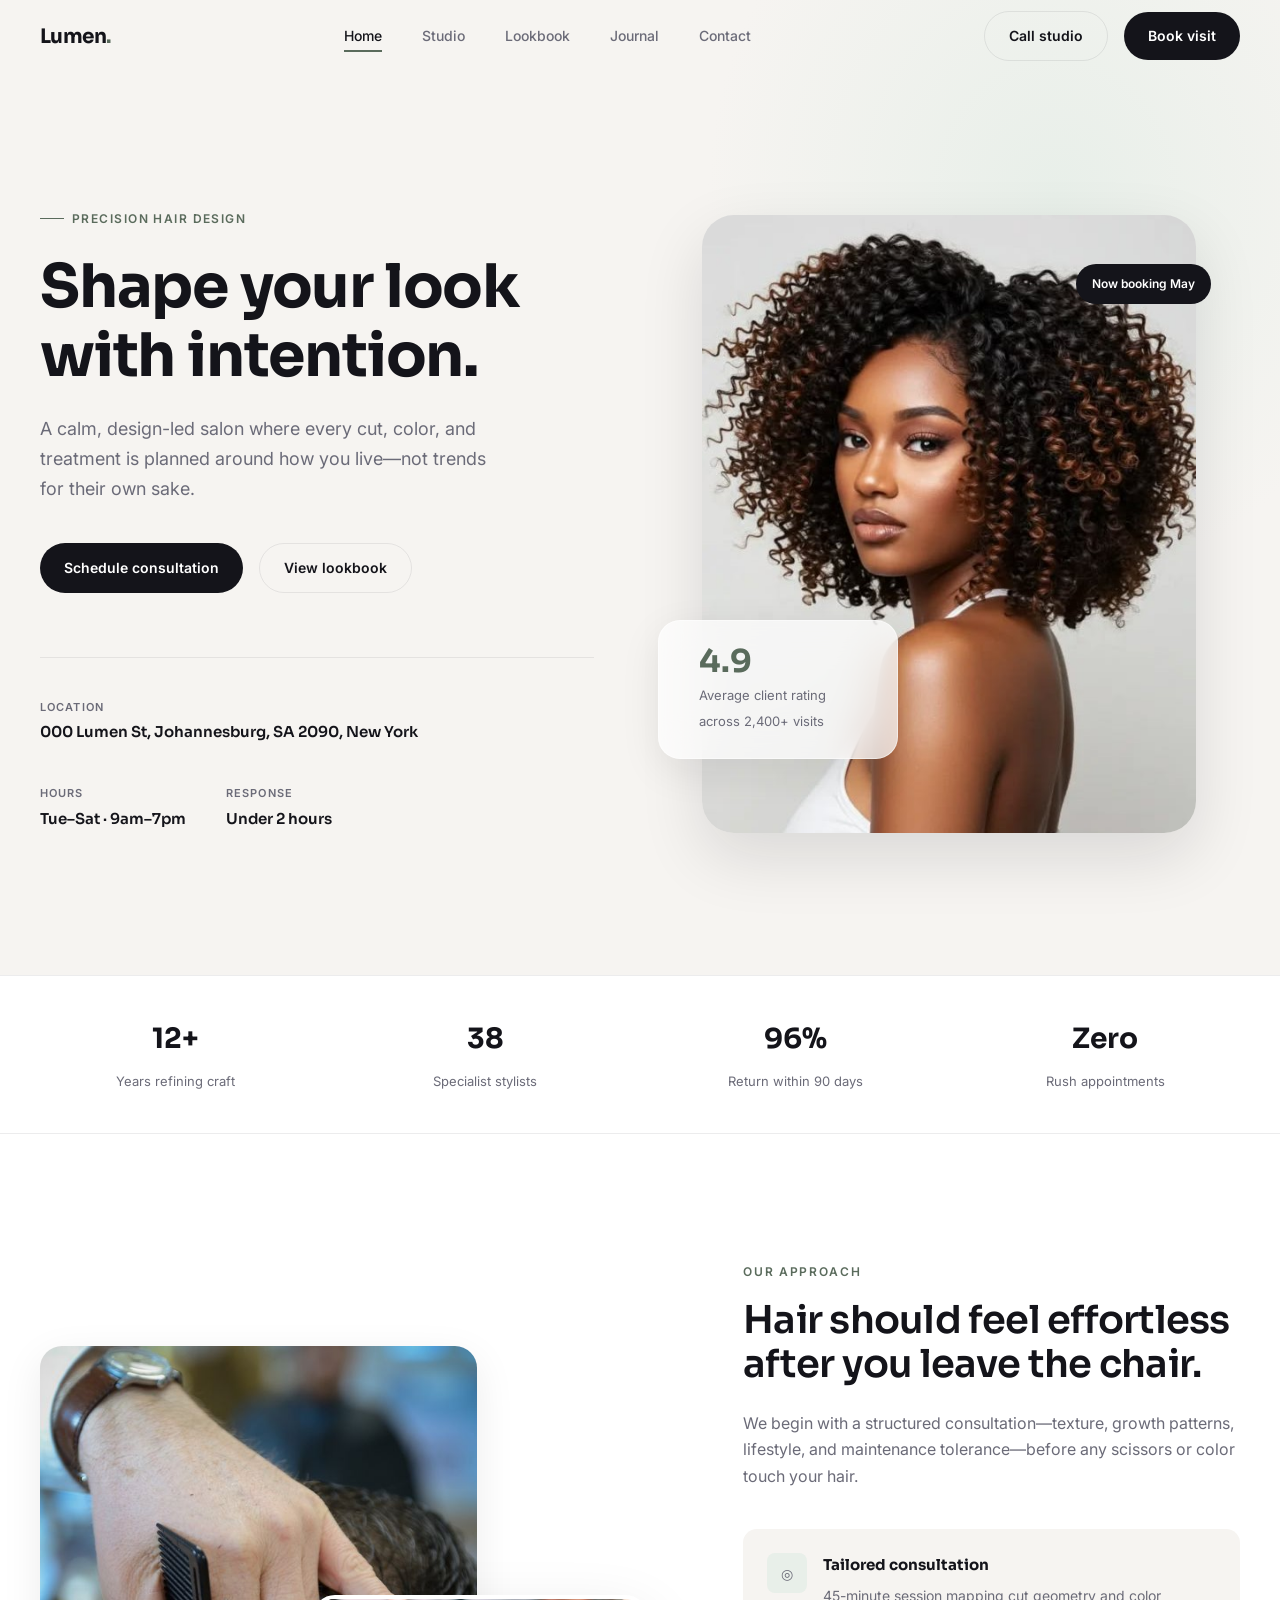
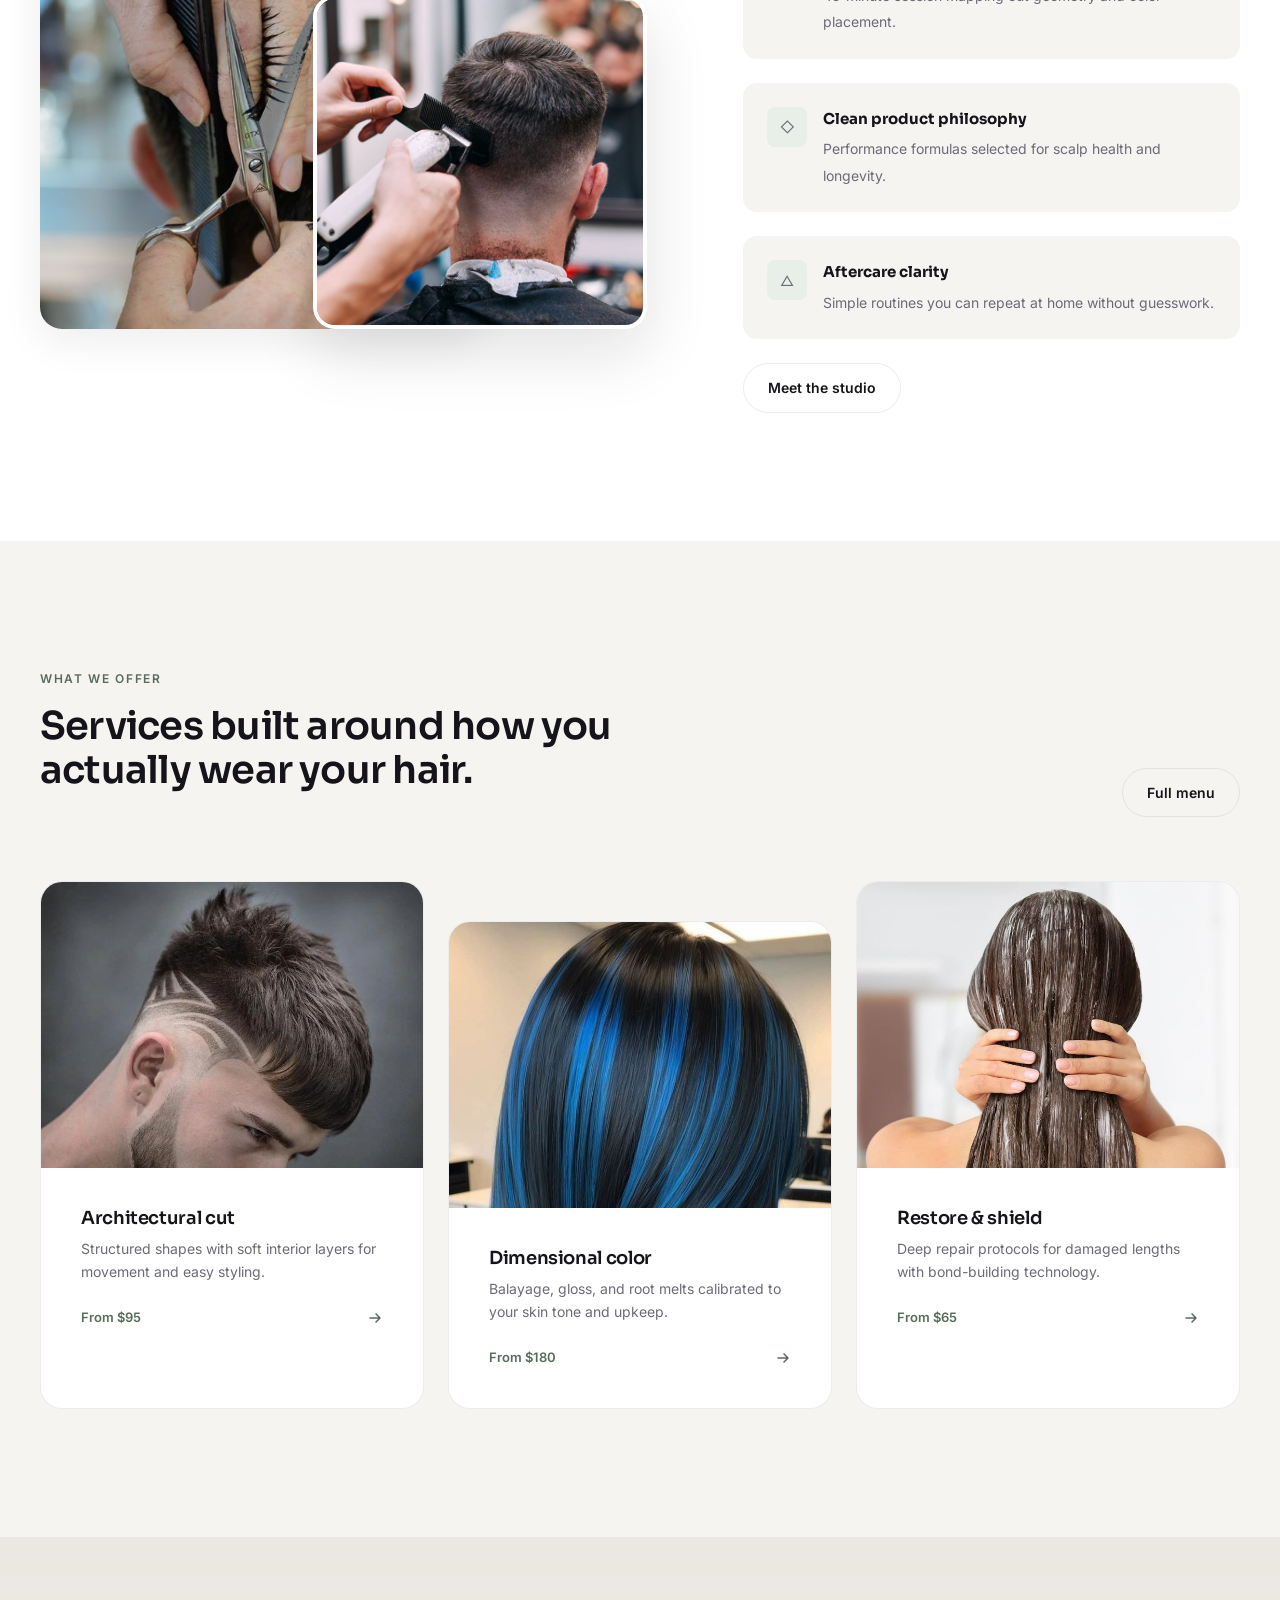
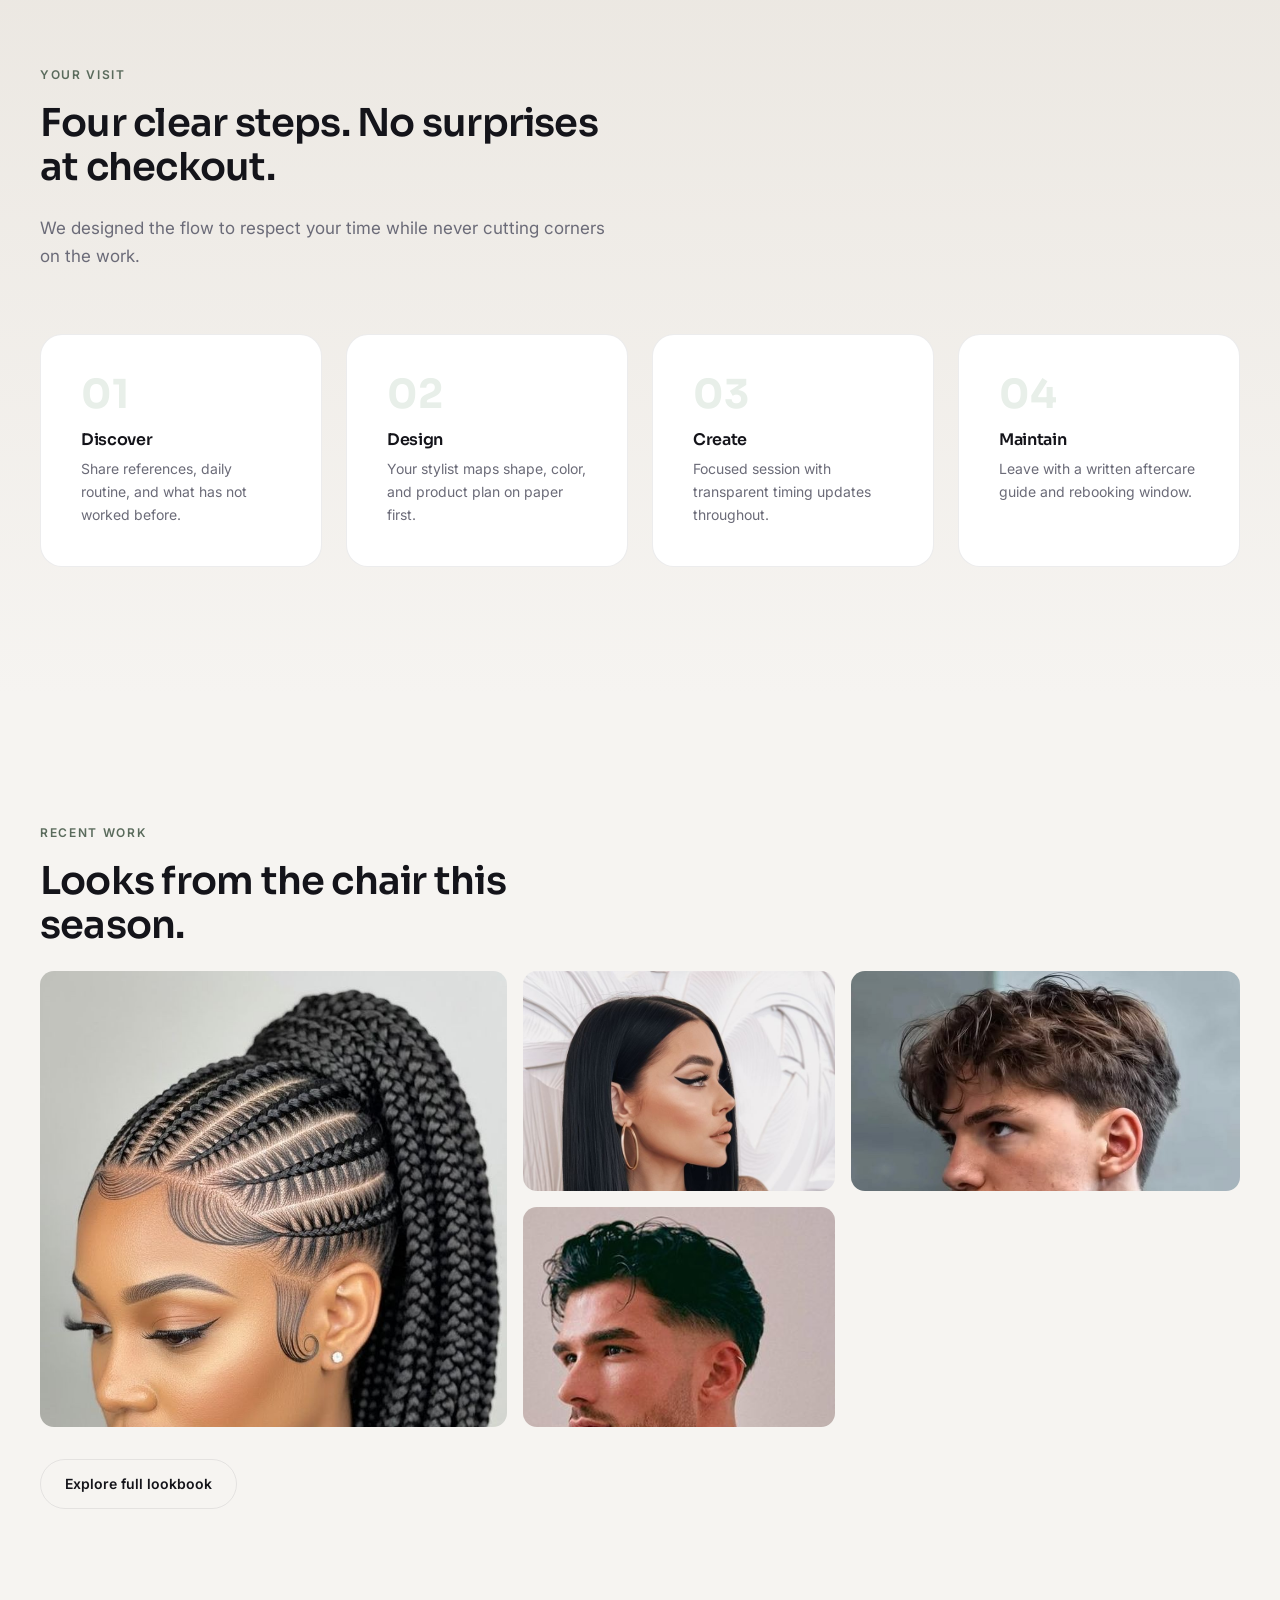
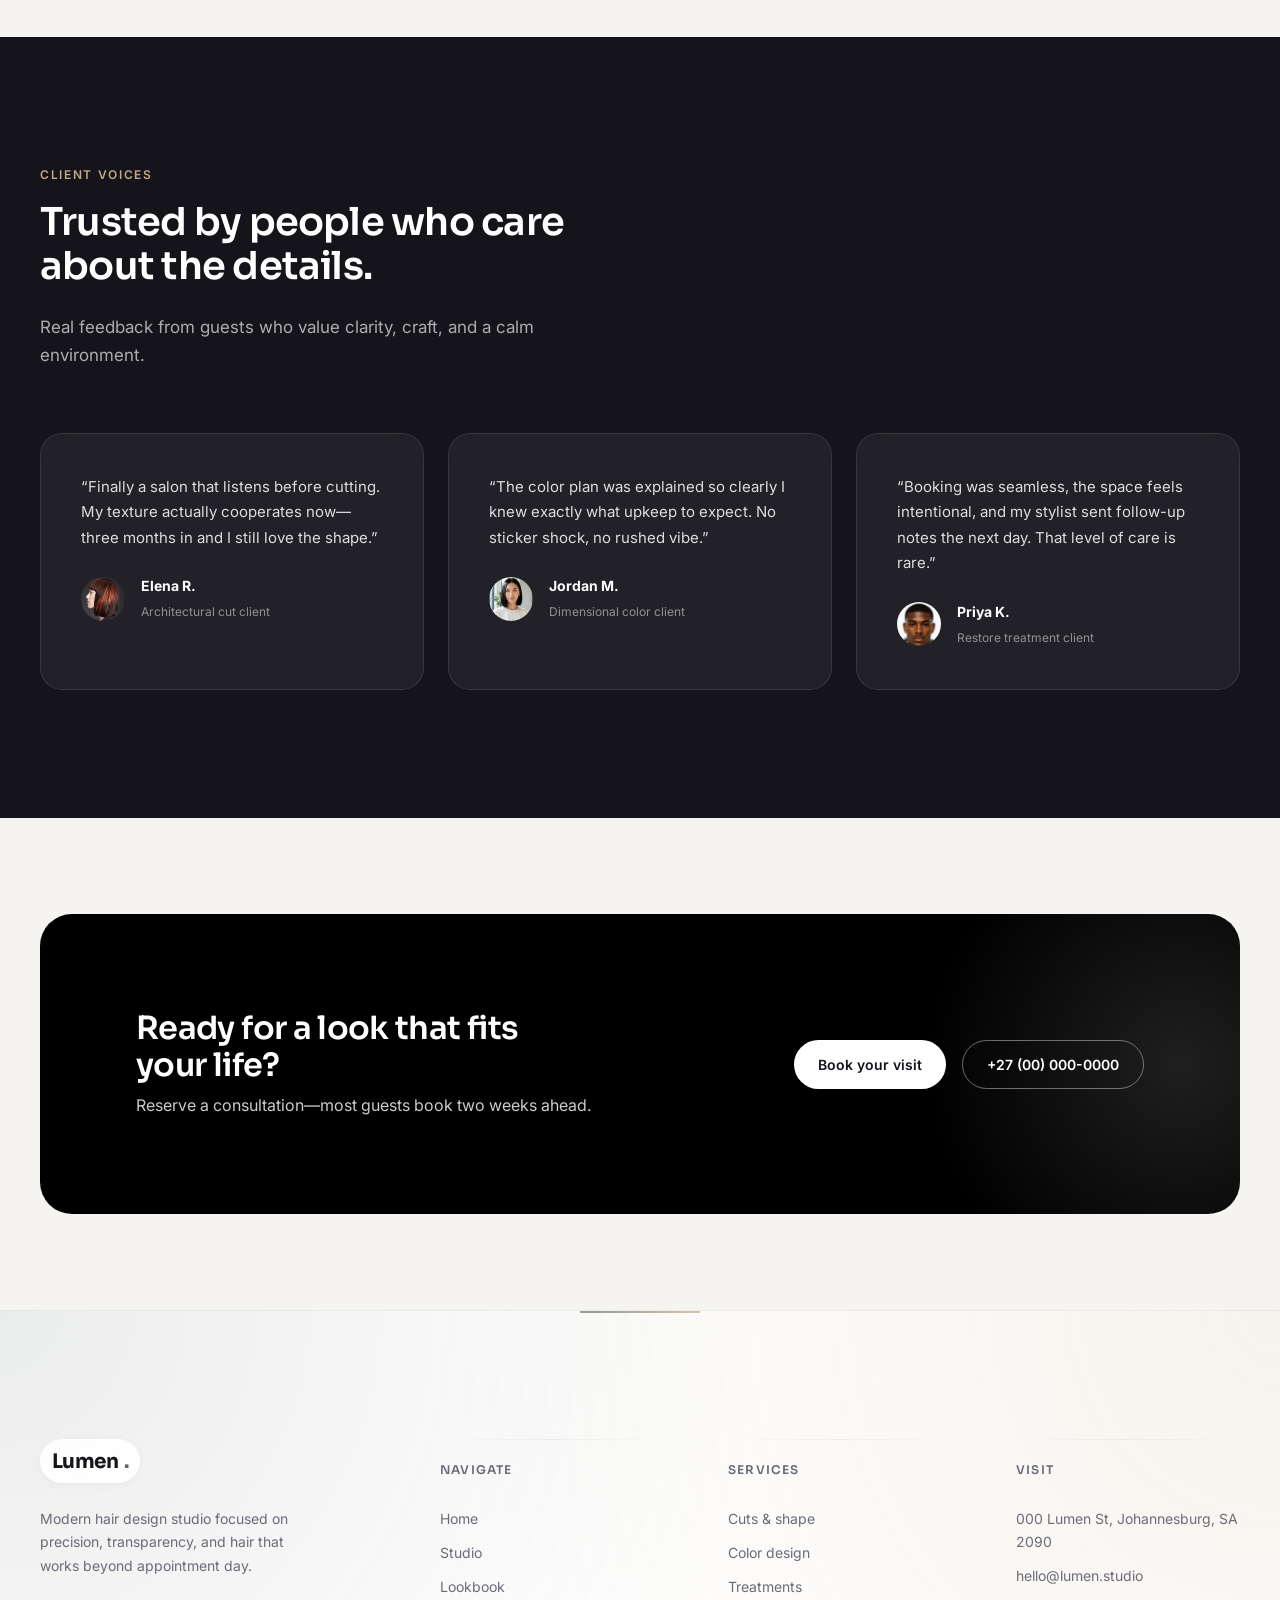
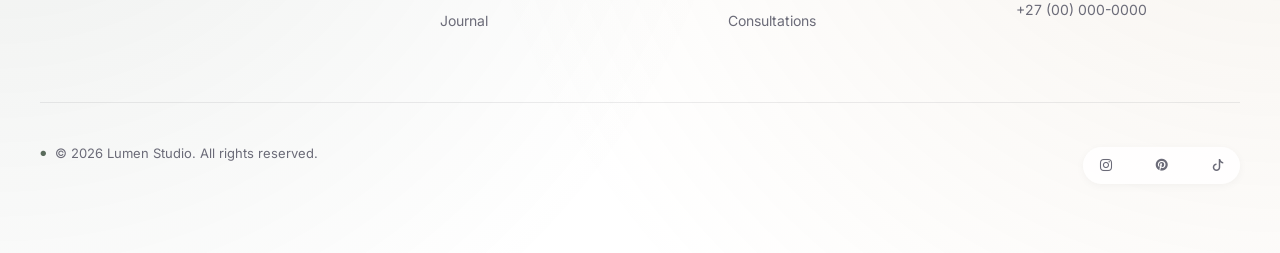
<file: index.html>
<!DOCTYPE html>
<html lang="en">
<head>
  <meta charset="UTF-8">
  <meta name="viewport" content="width=device-width, initial-scale=1.0">
  <meta name="description" content="Lumen Studio — precision hair design, tailored consultations, and elevated salon experiences.">
  <title>Lumen Studio — Modern Hair Design</title>
  <link rel="stylesheet" href="https://cdn.jsdelivr.net/npm/bootstrap-icons@1.11.3/font/bootstrap-icons.min.css">
  <link rel="stylesheet" href="css/main.css">
  <link rel="preload" href="images/great-hairstyle.jpg" as="image">
</head>
<body>
  <a href="#main" class="skip-link">Skip to main content</a>

  <header class="site-header" role="banner">
    <div class="container header-inner">
      <a href="index.html" class="logo" aria-label="Lumen Studio home">Lumen<span>.</span></a>

      <nav class="nav-desktop" aria-label="Primary">
        <a href="index.html" class="is-active">Home</a>
        <a href="about.html">Studio</a>
        <a href="hairstyle.html">Lookbook</a>
        <a href="news.html">Journal</a>
        <a href="contact.html">Contact</a>
      </nav>

      <div class="header-actions">
        <a href="contact.html" class="btn btn-secondary">Call studio</a>
        <a href="contact.html" class="btn btn-primary">Book visit</a>
        <button type="button" class="nav-toggle" aria-expanded="false" aria-controls="nav-mobile" aria-label="Open menu">
          <span></span>
          <span></span>
          <span></span>
        </button>
      </div>
    </div>

    <nav id="nav-mobile" class="nav-mobile" aria-label="Mobile" aria-hidden="true">
      <a href="index.html">Home</a>
      <a href="about.html">Studio</a>
      <a href="hairstyle.html">Lookbook</a>
      <a href="news.html">Journal</a>
      <a href="contact.html">Contact</a>
      <a href="contact.html" class="btn btn-primary" style="margin-top: 0.5rem; text-align: center;">Book visit</a>
    </nav>
  </header>

  <main id="main">
    <!-- Hero: split layout, no full-bleed dark overlay -->
    <section class="hero" aria-labelledby="hero-heading">
      <div class="container hero-grid">
        <div class="hero-copy reveal">
          <p class="hero-eyebrow">Precision hair design</p>
          <h1 id="hero-heading">Shape your look with intention.</h1>
          <p class="hero-lead">
            A calm, design-led salon where every cut, color, and treatment is planned around how you live—not trends for their own sake.
          </p>
          <div class="hero-cta">
            <a href="contact.html" class="btn btn-primary">Schedule consultation</a>
            <a href="hairstyle.html" class="btn btn-secondary">View lookbook</a>
          </div>
          <dl class="hero-meta">
            <div>
              <dt>Location</dt>
              <dd>000 Lumen St, Johannesburg, SA 2090, New York</dd>
            </div>
            <div>
              <dt>Hours</dt>
              <dd>Tue–Sat · 9am–7pm</dd>
            </div>
            <div>
              <dt>Response</dt>
              <dd>Under 2 hours</dd>
            </div>
          </dl>
        </div>

        <div class="hero-visual reveal reveal-delay-1">
          <span class="hero-badge">Now booking May</span>
          <img
            class="hero-image-main"
            src="images/great-hairstyle.jpg"
            alt="Stylist refining a client's haircut in natural light"
            width="560"
            height="700"
            fetchpriority="high"
          >
          <div class="hero-card-float" aria-hidden="true">
            <strong>4.9</strong>
            <span>Average client rating across 2,400+ visits</span>
          </div>
        </div>
      </div>
    </section>

    <!-- Trust metrics -->
    <section class="trust-strip" aria-label="Studio highlights">
      <div class="container trust-grid reveal">
        <div class="trust-item">
          <strong>12+</strong>
          <span>Years refining craft</span>
        </div>
        <div class="trust-item">
          <strong>38</strong>
          <span>Specialist stylists</span>
        </div>
        <div class="trust-item">
          <strong>96%</strong>
          <span>Return within 90 days</span>
        </div>
        <div class="trust-item">
          <strong>Zero</strong>
          <span>Rush appointments</span>
        </div>
      </div>
    </section>

    <!-- Philosophy: asymmetric images + narrative -->
    <section class="section philosophy" aria-labelledby="philosophy-heading">
      <div class="container philosophy-layout">
        <div class="philosophy-images reveal">
          <img
            class="philosophy-img-a"
            src="images/hairstyle17.jpg"
            alt="Senior stylist consulting with a client"
            width="400"
            height="533"
            loading="lazy"
          >
          <img
            class="philosophy-img-b"
            src="images/hairstyle18.jpg"
            alt="Detail of precision cutting technique"
            width="280"
            height="280"
            loading="lazy"
          >
        </div>
        <div class="philosophy-content reveal reveal-delay-1">
          <p class="section-label">Our approach</p>
          <h2 id="philosophy-heading" class="section-title">Hair should feel effortless after you leave the chair.</h2>
          <p>
            We begin with a structured consultation—texture, growth patterns, lifestyle, and maintenance tolerance—before any scissors or color touch your hair.
          </p>
          <ul class="feature-list">
            <li>
              <span class="feature-icon" aria-hidden="true">◎</span>
              <div>
                <strong>Tailored consultation</strong>
                <span>45-minute session mapping cut geometry and color placement.</span>
              </div>
            </li>
            <li>
              <span class="feature-icon" aria-hidden="true">◇</span>
              <div>
                <strong>Clean product philosophy</strong>
                <span>Performance formulas selected for scalp health and longevity.</span>
              </div>
            </li>
            <li>
              <span class="feature-icon" aria-hidden="true">△</span>
              <div>
                <strong>Aftercare clarity</strong>
                <span>Simple routines you can repeat at home without guesswork.</span>
              </div>
            </li>
          </ul>
          <a href="about.html" class="btn btn-secondary" style="margin-top: 1.5rem;">Meet the studio</a>
        </div>
      </div>
    </section>

    <!-- Services: staggered card grid -->
    <section class="section" id="services" aria-labelledby="services-heading">
      <div class="container">
        <div class="services-header reveal">
          <div>
            <p class="section-label">What we offer</p>
            <h2 id="services-heading" class="section-title">Services built around how you actually wear your hair.</h2>
          </div>
          <a href="hairstyle.html" class="btn btn-secondary">Full menu</a>
        </div>

        <div class="services-grid">
          <article class="service-card reveal">
            <div class="service-card-image">
              <img src="images/hairstyle19.jpg" alt="Precision cut and shape" width="400" height="300" loading="lazy">
            </div>
            <div class="service-card-body">
              <h3>Architectural cut</h3>
              <p>Structured shapes with soft interior layers for movement and easy styling.</p>
              <a href="contact.html" class="service-card-footer">
                From $95
                <svg width="16" height="16" viewBox="0 0 16 16" fill="none" aria-hidden="true"><path d="M3 8h10M9 4l4 4-4 4" stroke="currentColor" stroke-width="1.5" stroke-linecap="round" stroke-linejoin="round"/></svg>
              </a>
            </div>
          </article>

          <article class="service-card reveal reveal-delay-1">
            <div class="service-card-image">
              <img src="images/hairstyle20.jpg" alt="Dimensional color application" width="400" height="300" loading="lazy">
            </div>
            <div class="service-card-body">
              <h3>Dimensional color</h3>
              <p>Balayage, gloss, and root melts calibrated to your skin tone and upkeep.</p>
              <a href="contact.html" class="service-card-footer">
                From $180
                <svg width="16" height="16" viewBox="0 0 16 16" fill="none" aria-hidden="true"><path d="M3 8h10M9 4l4 4-4 4" stroke="currentColor" stroke-width="1.5" stroke-linecap="round" stroke-linejoin="round"/></svg>
              </a>
            </div>
          </article>

          <article class="service-card reveal reveal-delay-2">
            <div class="service-card-image">
              <img src="images/featured.jpg" alt="Restorative treatment" width="400" height="300" loading="lazy">
            </div>
            <div class="service-card-body">
              <h3>Restore &amp; shield</h3>
              <p>Deep repair protocols for damaged lengths with bond-building technology.</p>
              <a href="contact.html" class="service-card-footer">
                From $65
                <svg width="16" height="16" viewBox="0 0 16 16" fill="none" aria-hidden="true"><path d="M3 8h10M9 4l4 4-4 4" stroke="currentColor" stroke-width="1.5" stroke-linecap="round" stroke-linejoin="round"/></svg>
              </a>
            </div>
          </article>
        </div>
      </div>
    </section>

    <!-- Process -->
    <section class="section process" aria-labelledby="process-heading">
      <div class="container">
        <p class="section-label reveal">Your visit</p>
        <h2 id="process-heading" class="section-title reveal">Four clear steps. No surprises at checkout.</h2>
        <p class="section-intro reveal">We designed the flow to respect your time while never cutting corners on the work.</p>

        <div class="process-steps">
          <div class="process-step reveal">
            <div class="process-num">01</div>
            <h3>Discover</h3>
            <p>Share references, daily routine, and what has not worked before.</p>
          </div>
          <div class="process-step reveal reveal-delay-1">
            <div class="process-num">02</div>
            <h3>Design</h3>
            <p>Your stylist maps shape, color, and product plan on paper first.</p>
          </div>
          <div class="process-step reveal reveal-delay-2">
            <div class="process-num">03</div>
            <h3>Create</h3>
            <p>Focused session with transparent timing updates throughout.</p>
          </div>
          <div class="process-step reveal reveal-delay-3">
            <div class="process-num">04</div>
            <h3>Maintain</h3>
            <p>Leave with a written aftercare guide and rebooking window.</p>
          </div>
        </div>
      </div>
    </section>

    <!-- Gallery bento -->
    <section class="section" aria-labelledby="gallery-heading">
      <div class="container">
        <p class="section-label reveal">Recent work</p>
        <h2 id="gallery-heading" class="section-title reveal">Looks from the chair this season.</h2>

        <div class="gallery-bento reveal">
          <figure>
            <img src="images/hairstyle5.jpg" alt="Soft layered bob with natural texture" width="600" height="460" loading="lazy">
            <figcaption>Soft structure bob</figcaption>
          </figure>
          <figure>
            <img src="images/hairstyle8.jpg" alt="Warm dimensional highlights" width="400" height="220" loading="lazy">
            <figcaption>Warm dimension</figcaption>
          </figure>
          <figure>
            <img src="images/hairstyle12.jpg" alt="Precision fringe detail" width="400" height="220" loading="lazy">
            <figcaption>Fringe refinement</figcaption>
          </figure>
          <figure>
            <img src="images/hairstyle3.jpg" alt="Long hair with face-framing layers" width="400" height="220" loading="lazy">
            <figcaption>Face-frame layers</figcaption>
          </figure>
        </div>

        <a href="hairstyle.html" class="btn btn-secondary reveal" style="margin-top: 2rem;">Explore full lookbook</a>
      </div>
    </section>

    <!-- Testimonials -->
    <section class="section testimonials" aria-labelledby="testimonials-heading">
      <div class="container">
        <p class="section-label reveal">Client voices</p>
        <h2 id="testimonials-heading" class="section-title reveal">Trusted by people who care about the details.</h2>
        <p class="section-intro reveal">Real feedback from guests who value clarity, craft, and a calm environment.</p>

        <div class="testimonial-grid">
          <article class="testimonial-card reveal">
            <blockquote>
              “Finally a salon that listens before cutting. My texture actually cooperates now—three months in and I still love the shape.”
            </blockquote>
            <div class="testimonial-author">
              <img src="images/hairstyle6.jpg" alt="" width="44" height="44" loading="lazy">
              <div>
                <strong>Elena R.</strong>
                <span>Architectural cut client</span>
              </div>
            </div>
          </article>

          <article class="testimonial-card reveal reveal-delay-1">
            <blockquote>
              “The color plan was explained so clearly I knew exactly what upkeep to expect. No sticker shock, no rushed vibe.”
            </blockquote>
            <div class="testimonial-author">
              <img src="images/hairstyle9.jpg" alt="" width="44" height="44" loading="lazy">
              <div>
                <strong>Jordan M.</strong>
                <span>Dimensional color client</span>
              </div>
            </div>
          </article>

          <article class="testimonial-card reveal reveal-delay-2">
            <blockquote>
              “Booking was seamless, the space feels intentional, and my stylist sent follow-up notes the next day. That level of care is rare.”
            </blockquote>
            <div class="testimonial-author">
              <img src="images/hairstyle11.jpg" alt="" width="44" height="44" loading="lazy">
              <div>
                <strong>Priya K.</strong>
                <span>Restore treatment client</span>
              </div>
            </div>
          </article>
        </div>
      </div>
    </section>

    <!-- CTA -->
    <section class="cta-band" aria-labelledby="cta-heading">
      <div class="container">
        <div class="cta-inner reveal">
          <div>
            <h2 id="cta-heading">Ready for a look that fits your life?</h2>
            <p>Reserve a consultation—most guests book two weeks ahead.</p>
          </div>
          <div class="cta-actions">
            <a href="contact.html" class="btn btn-primary">Book your visit</a>
            <a href="tel:+27000000000" class="btn btn-secondary">+27 (00) 000-0000</a>
          </div>
        </div>
      </div>
    </section>
  </main>

  <footer class="site-footer" role="contentinfo">
    <div class="container">
      <div class="footer-grid">
        <div class="footer-brand">
          <a href="index.html" class="logo">Lumen<span>.</span></a>
          <p>Modern hair design studio focused on precision, transparency, and hair that works beyond appointment day.</p>
        </div>
        <div class="footer-col">
          <h4>Navigate</h4>
          <a href="index.html">Home</a>
          <a href="about.html">Studio</a>
          <a href="hairstyle.html">Lookbook</a>
          <a href="news.html">Journal</a>
        </div>
        <div class="footer-col">
          <h4>Services</h4>
          <a href="contact.html">Cuts &amp; shape</a>
          <a href="contact.html">Color design</a>
          <a href="contact.html">Treatments</a>
          <a href="contact.html">Consultations</a>
        </div>
        <div class="footer-col">
          <h4>Visit</h4>
          <a href="contact.html">000 Lumen St, Johannesburg, SA 2090</a>
          <a href="mailto:hello@lumen.studio">hello@lumen.studio</a>
          <a href="tel:+27000000000">+27 (00) 000-0000</a>
        </div>
      </div>

      <div class="footer-bottom">
        <p>&copy; 2026 Lumen Studio. All rights reserved.</p>
        <div class="social-links" aria-label="Social media">
          <a href="#" aria-label="Instagram"><i class="bi bi-instagram" aria-hidden="true"></i></a>
          <a href="#" aria-label="Pinterest"><i class="bi bi-pinterest" aria-hidden="true"></i></a>
          <a href="#" aria-label="TikTok"><i class="bi bi-tiktok" aria-hidden="true"></i></a>
        </div>
      </div>
    </div>
  </footer>

  <script src="js/main.js" defer></script>
</body>
</html>
</file>
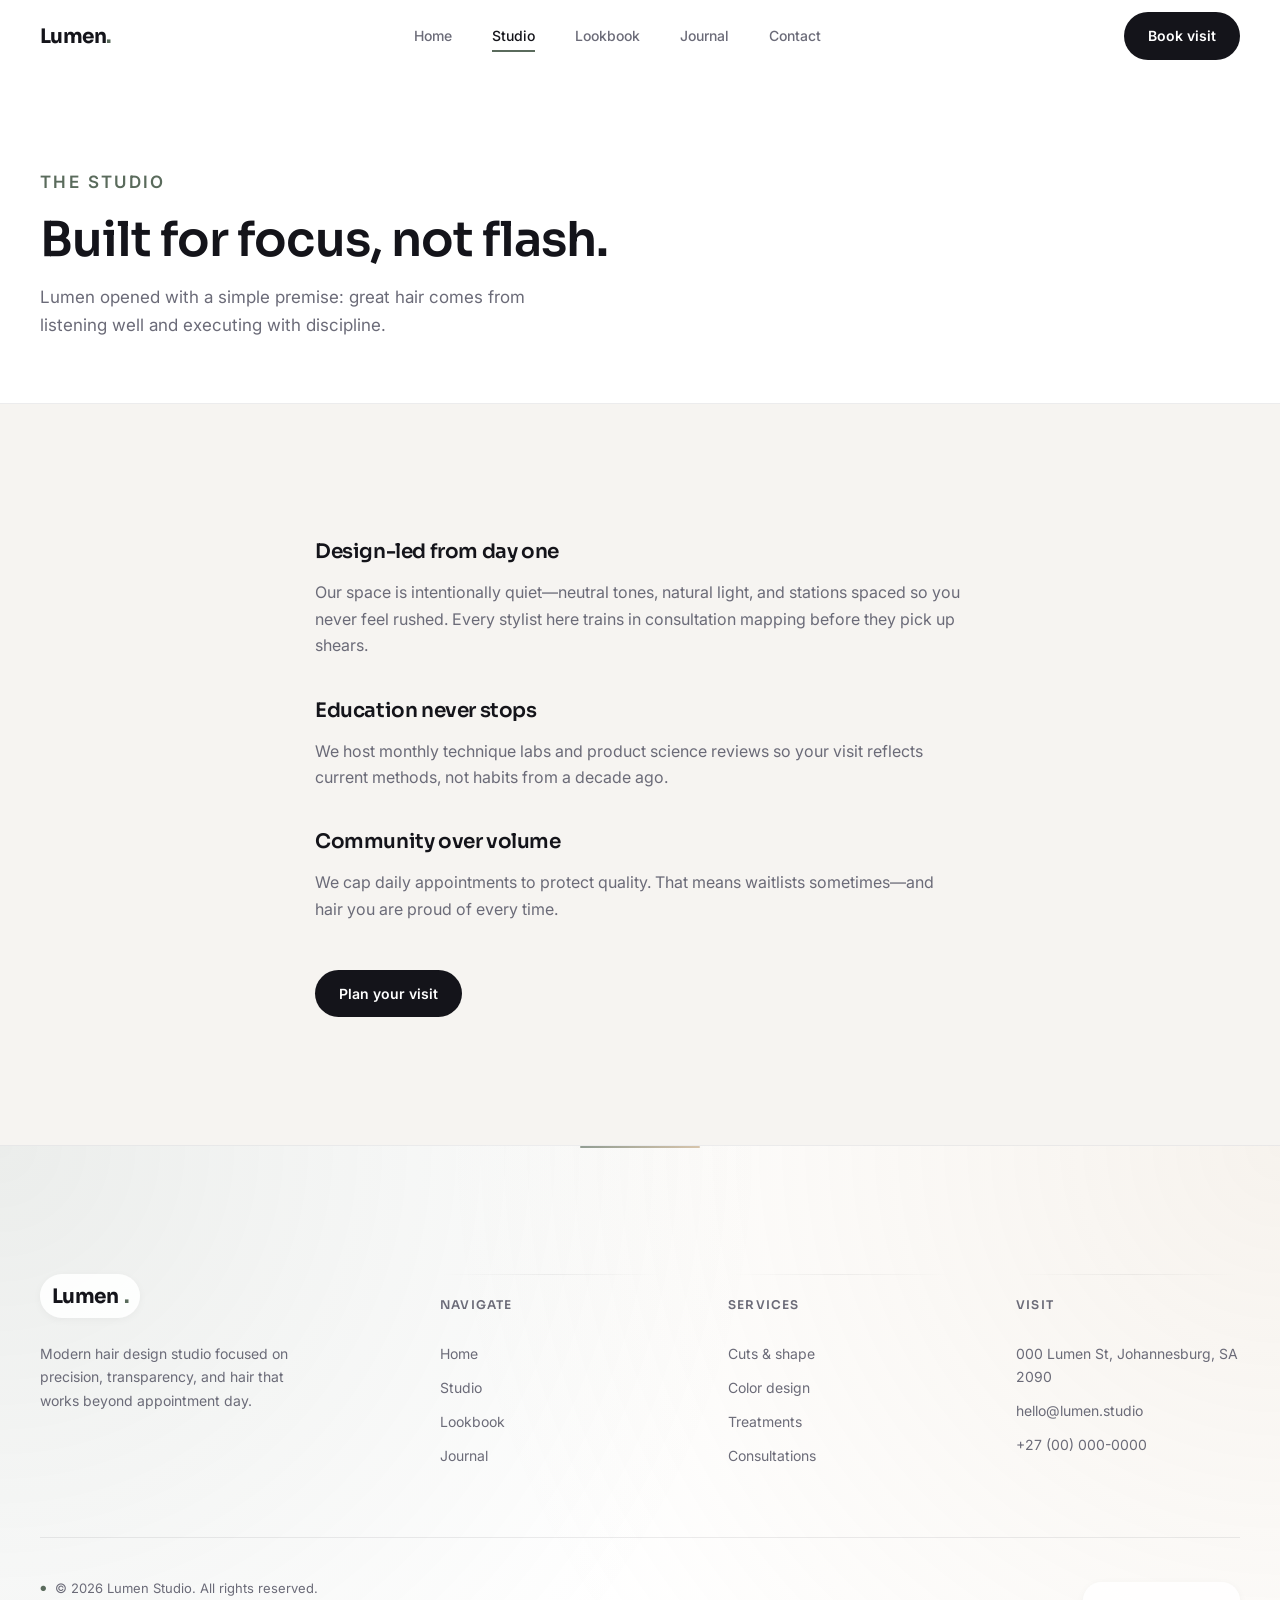
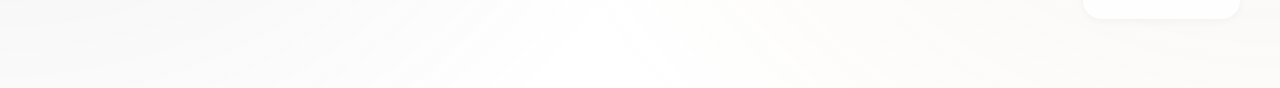
<file: about.html>
<!DOCTYPE html>
<html lang="en">
<head>
  <meta charset="UTF-8">
  <meta name="viewport" content="width=device-width, initial-scale=1.0">
  <title>Studio — Lumen Studio</title>
  <link rel="stylesheet" href="css/main.css">
</head>
<body>
  <a href="#main" class="skip-link">Skip to main content</a>
  <header class="site-header is-scrolled" role="banner">
    <div class="container header-inner">
      <a href="index.html" class="logo">Lumen<span>.</span></a>
      <nav class="nav-desktop" aria-label="Primary">
        <a href="index.html">Home</a>
        <a href="about.html" class="is-active">Studio</a>
        <a href="hairstyle.html">Lookbook</a>
        <a href="news.html">Journal</a>
        <a href="contact.html">Contact</a>
      </nav>
      <div class="header-actions">
        <a href="contact.html" class="btn btn-primary">Book visit</a>
        <button type="button" class="nav-toggle" aria-expanded="false" aria-controls="nav-mobile" aria-label="Open menu"><span></span><span></span><span></span></button>
      </div>
    </div>
    <nav id="nav-mobile" class="nav-mobile" aria-hidden="true"><a href="index.html">Home</a><a href="about.html">Studio</a><a href="hairstyle.html">Lookbook</a><a href="news.html">Journal</a><a href="contact.html">Contact</a></nav>
  </header>

  <main id="main">
    <header class="page-hero">
      <div class="container reveal is-visible">
        <p class="section-label">The studio</p>
        <h1>Built for focus, not flash.</h1>
        <p>Lumen opened with a simple premise: great hair comes from listening well and executing with discipline.</p>
      </div>
    </header>
    <section class="page-content">
      <div class="container prose-block reveal">
        <h2>Design-led from day one</h2>
        <p>Our space is intentionally quiet—neutral tones, natural light, and stations spaced so you never feel rushed. Every stylist here trains in consultation mapping before they pick up shears.</p>
        <h2>Education never stops</h2>
        <p>We host monthly technique labs and product science reviews so your visit reflects current methods, not habits from a decade ago.</p>
        <h2>Community over volume</h2>
        <p>We cap daily appointments to protect quality. That means waitlists sometimes—and hair you are proud of every time.</p>
        <a href="contact.html" class="btn btn-primary" style="margin-top: 1.5rem;">Plan your visit</a>
      </div>
    </section>
  </main>

  <footer class="site-footer" role="contentinfo">
    <div class="container">
      <div class="footer-grid">
        <div class="footer-brand">
          <a href="index.html" class="logo">Lumen<span>.</span></a>
          <p>Modern hair design studio focused on precision, transparency, and hair that works beyond appointment day.</p>
        </div>
        <div class="footer-col">
          <h4>Navigate</h4>
          <a href="index.html">Home</a>
          <a href="about.html">Studio</a>
          <a href="hairstyle.html">Lookbook</a>
          <a href="news.html">Journal</a>
        </div>
        <div class="footer-col">
          <h4>Services</h4>
          <a href="contact.html">Cuts &amp; shape</a>
          <a href="contact.html">Color design</a>
          <a href="contact.html">Treatments</a>
          <a href="contact.html">Consultations</a>
        </div>
        <div class="footer-col">
          <h4>Visit</h4>
          <a href="contact.html">000 Lumen St, Johannesburg, SA 2090</a>
          <a href="mailto:hello@lumen.studio">hello@lumen.studio</a>
          <a href="tel:+27000000000">+27 (00) 000-0000</a>
        </div>
      </div>

      <div class="footer-bottom">
        <p>&copy; 2026 Lumen Studio. All rights reserved.</p>
        <div class="social-links" aria-label="Social media">
          <a href="#" aria-label="Instagram"><i class="bi bi-instagram" aria-hidden="true"></i></a>
          <a href="#" aria-label="Pinterest"><i class="bi bi-pinterest" aria-hidden="true"></i></a>
          <a href="#" aria-label="TikTok"><i class="bi bi-tiktok" aria-hidden="true"></i></a>
        </div>
      </div>
    </div>
  </footer>
  <script src="js/main.js" defer></script>
</body>
</html>
</file>
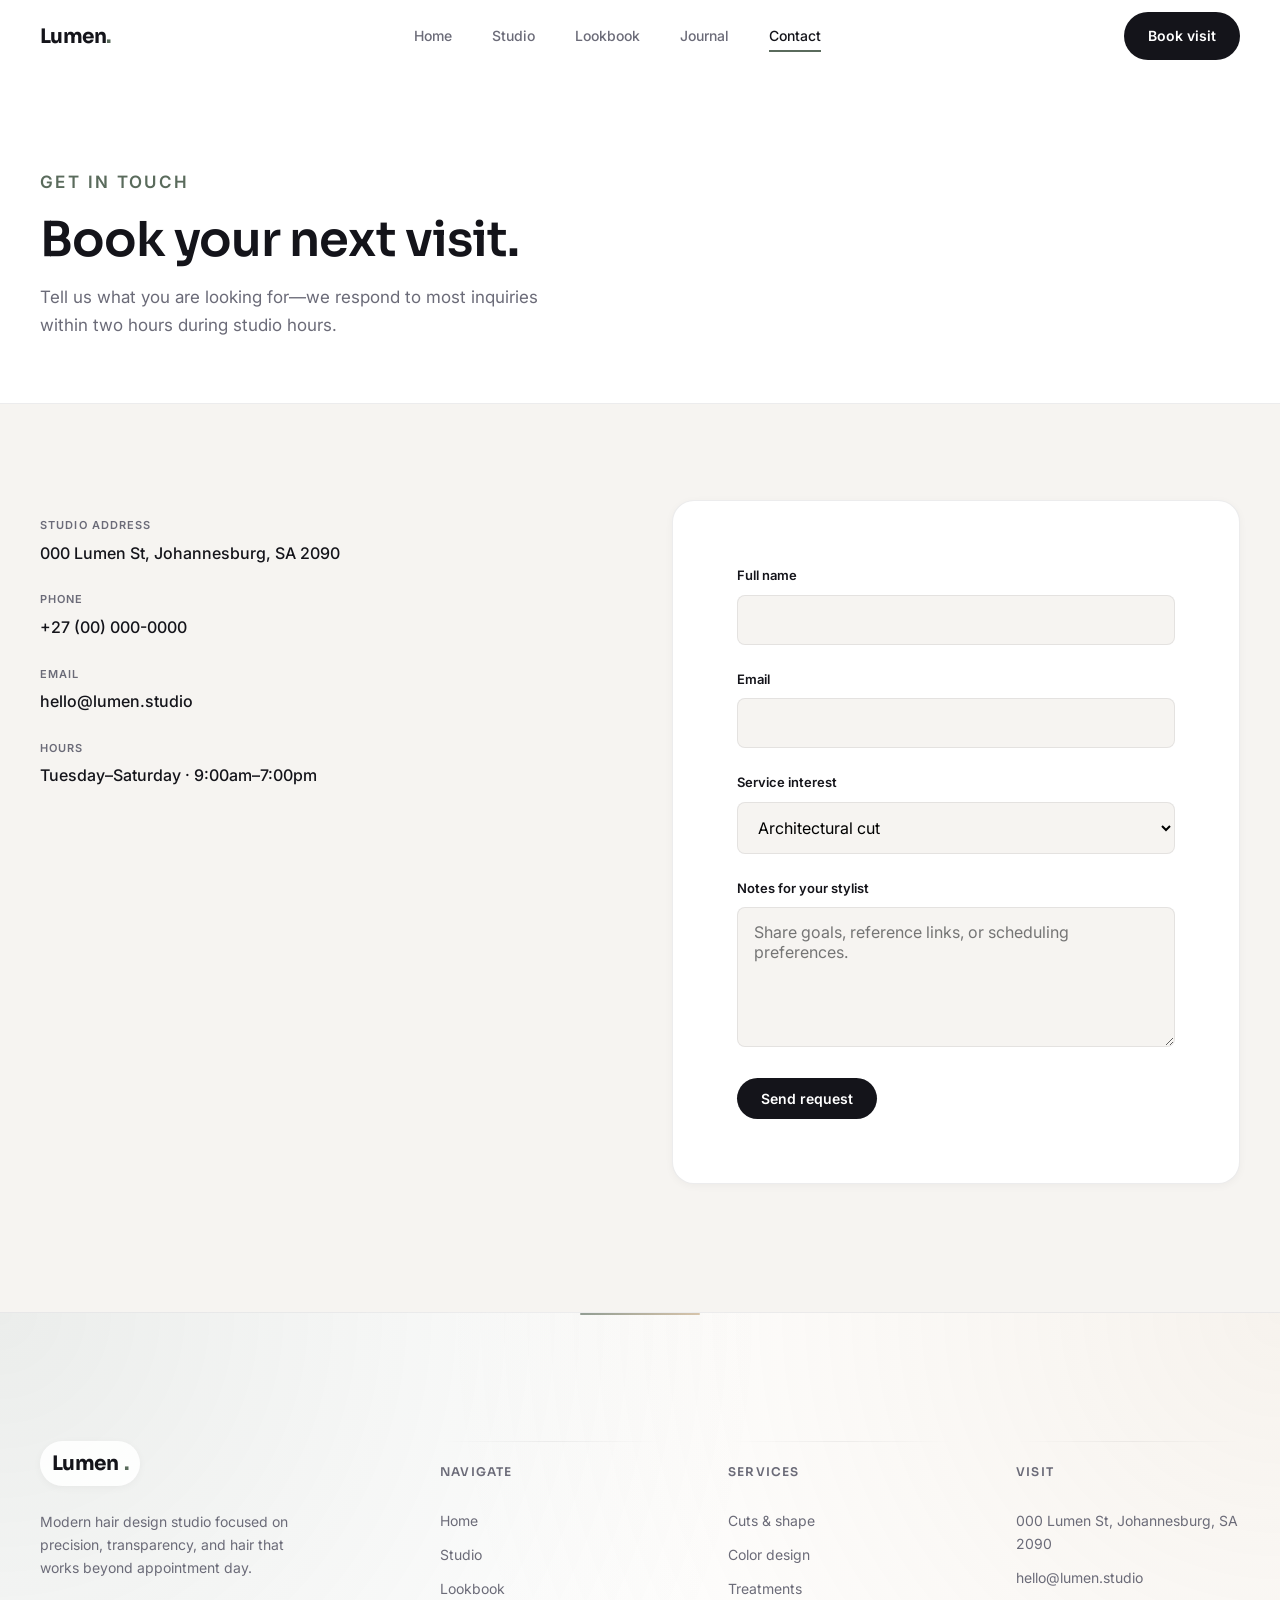
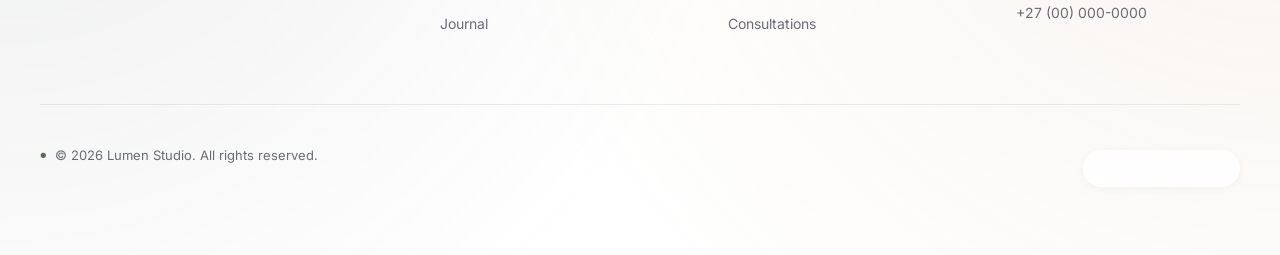
<file: contact.html>
<!DOCTYPE html>
<html lang="en">
<head>
  <meta charset="UTF-8">
  <meta name="viewport" content="width=device-width, initial-scale=1.0">
  <meta name="description" content="Book a consultation or get in touch with Lumen Studio.">
  <title>Contact — Lumen Studio</title>
  <link rel="stylesheet" href="css/main.css">
</head>
<body>
  <a href="#main" class="skip-link">Skip to main content</a>

  <header class="site-header is-scrolled" role="banner">
    <div class="container header-inner">
      <a href="index.html" class="logo">Lumen<span>.</span></a>
      <nav class="nav-desktop" aria-label="Primary">
        <a href="index.html">Home</a>
        <a href="about.html">Studio</a>
        <a href="hairstyle.html">Lookbook</a>
        <a href="news.html">Journal</a>
        <a href="contact.html" class="is-active">Contact</a>
      </nav>
      <div class="header-actions">
        <a href="contact.html" class="btn btn-primary">Book visit</a>
        <button type="button" class="nav-toggle" aria-expanded="false" aria-controls="nav-mobile" aria-label="Open menu">
          <span></span><span></span><span></span>
        </button>
      </div>
    </div>
    <nav id="nav-mobile" class="nav-mobile" aria-label="Mobile" aria-hidden="true">
      <a href="index.html">Home</a>
      <a href="about.html">Studio</a>
      <a href="hairstyle.html">Lookbook</a>
      <a href="news.html">Journal</a>
      <a href="contact.html">Contact</a>
    </nav>
  </header>

  <main id="main">
    <header class="page-hero">
      <div class="container reveal is-visible">
        <p class="section-label">Get in touch</p>
        <h1>Book your next visit.</h1>
        <p>Tell us what you are looking for—we respond to most inquiries within two hours during studio hours.</p>
      </div>
    </header>

    <section class="page-content">
      <div class="container contact-grid">
        <dl class="contact-info reveal">
          <div>
            <dt>Studio address</dt>
            <dd>000 Lumen St, Johannesburg, SA 2090</dd>
          </div>
          <div>
            <dt>Phone</dt>
            <dd><a href="tel:+27000000000">+27 (00) 000-0000</a></dd>
          </div>
          <div>
            <dt>Email</dt>
            <dd><a href="mailto:hello@lumen.studio">hello@lumen.studio</a></dd>
          </div>
          <div>
            <dt>Hours</dt>
            <dd>Tuesday–Saturday · 9:00am–7:00pm</dd>
          </div>
        </dl>

        <form class="contact-form reveal reveal-delay-1" action="#" method="post">
          <div class="form-group">
            <label for="name">Full name</label>
            <input type="text" id="name" name="name" required autocomplete="name">
          </div>
          <div class="form-group">
            <label for="email">Email</label>
            <input type="email" id="email" name="email" required autocomplete="email">
          </div>
          <div class="form-group">
            <label for="service">Service interest</label>
            <select id="service" name="service">
              <option value="cut">Architectural cut</option>
              <option value="color">Dimensional color</option>
              <option value="treatment">Restore &amp; shield</option>
              <option value="consult">Consultation only</option>
            </select>
          </div>
          <div class="form-group">
            <label for="message">Notes for your stylist</label>
            <textarea id="message" name="message" placeholder="Share goals, reference links, or scheduling preferences."></textarea>
          </div>
          <button type="submit" class="btn btn-primary">Send request</button>
        </form>
      </div>
    </section>
  </main>

  <footer class="site-footer" role="contentinfo">
    <div class="container">
      <div class="footer-grid">
        <div class="footer-brand">
          <a href="index.html" class="logo">Lumen<span>.</span></a>
          <p>Modern hair design studio focused on precision, transparency, and hair that works beyond appointment day.</p>
        </div>
        <div class="footer-col">
          <h4>Navigate</h4>
          <a href="index.html">Home</a>
          <a href="about.html">Studio</a>
          <a href="hairstyle.html">Lookbook</a>
          <a href="news.html">Journal</a>
        </div>
        <div class="footer-col">
          <h4>Services</h4>
          <a href="contact.html">Cuts &amp; shape</a>
          <a href="contact.html">Color design</a>
          <a href="contact.html">Treatments</a>
          <a href="contact.html">Consultations</a>
        </div>
        <div class="footer-col">
          <h4>Visit</h4>
          <a href="contact.html">000 Lumen St, Johannesburg, SA 2090</a>
          <a href="mailto:hello@lumen.studio">hello@lumen.studio</a>
          <a href="tel:+27000000000">+27 (00) 000-0000</a>
        </div>
      </div>

      <div class="footer-bottom">
        <p>&copy; 2026 Lumen Studio. All rights reserved.</p>
        <div class="social-links" aria-label="Social media">
          <a href="#" aria-label="Instagram"><i class="bi bi-instagram" aria-hidden="true"></i></a>
          <a href="#" aria-label="Pinterest"><i class="bi bi-pinterest" aria-hidden="true"></i></a>
          <a href="#" aria-label="TikTok"><i class="bi bi-tiktok" aria-hidden="true"></i></a>
        </div>
      </div>
    </div>
  </footer>
  <script src="js/main.js" defer></script>
</body>
</html>
</file>
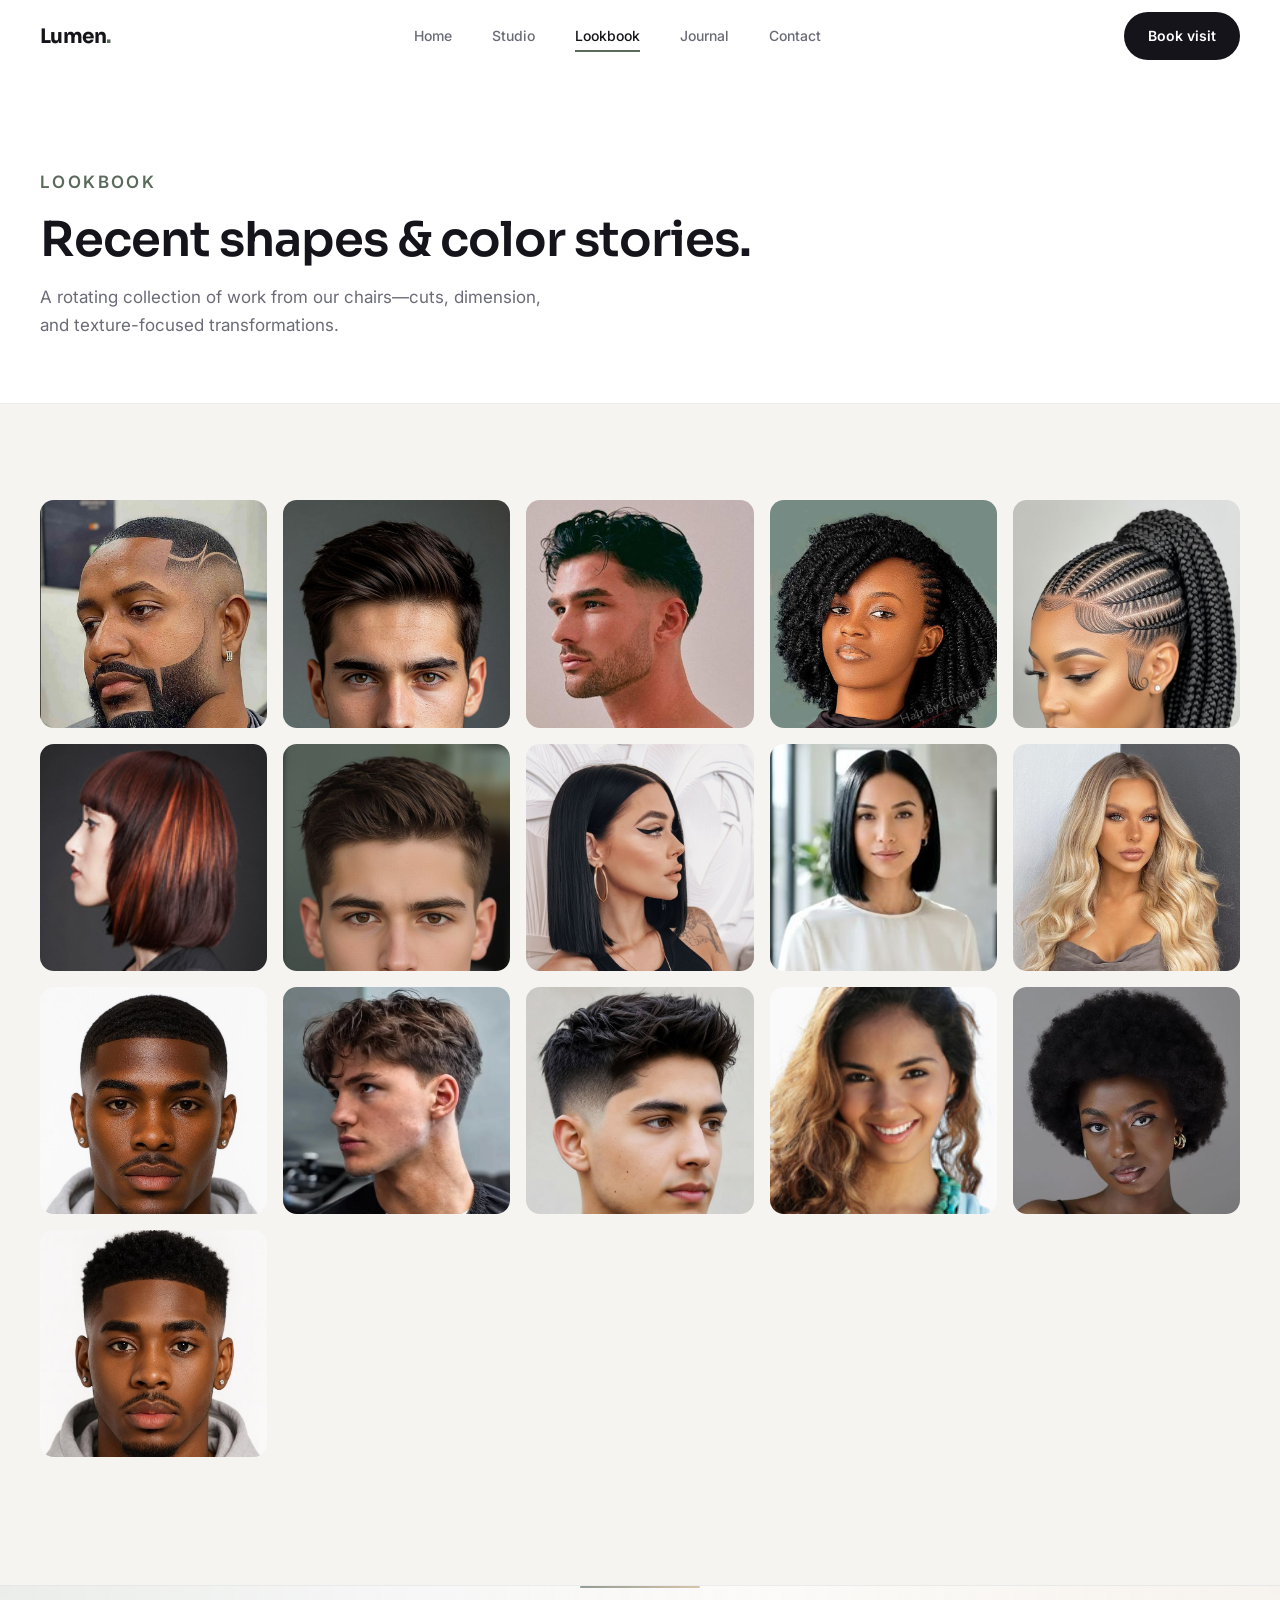
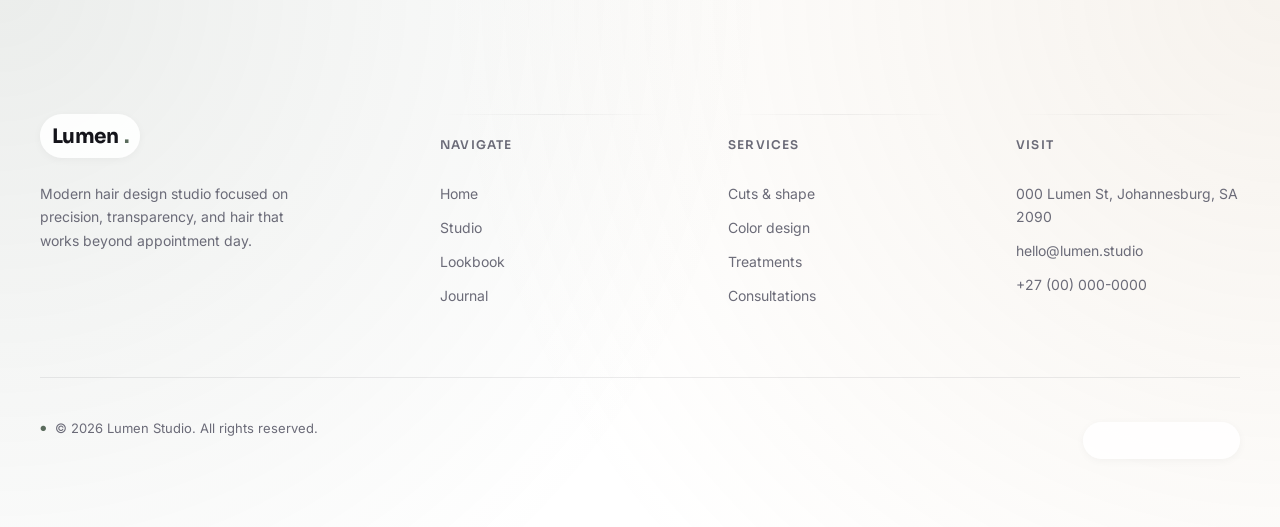
<file: hairstyle.html>
<!DOCTYPE html>
<html lang="en">
<head>
  <meta charset="UTF-8">
  <meta name="viewport" content="width=device-width, initial-scale=1.0">
  <title>Lookbook — Lumen Studio</title>
  <link rel="stylesheet" href="css/main.css">
</head>
<body>
  <a href="#main" class="skip-link">Skip to main content</a>
  <header class="site-header is-scrolled" role="banner">
    <div class="container header-inner">
      <a href="index.html" class="logo">Lumen<span>.</span></a>
      <nav class="nav-desktop" aria-label="Primary">
        <a href="index.html">Home</a>
        <a href="about.html">Studio</a>
        <a href="hairstyle.html" class="is-active">Lookbook</a>
        <a href="news.html">Journal</a>
        <a href="contact.html">Contact</a>
      </nav>
      <div class="header-actions">
        <a href="contact.html" class="btn btn-primary">Book visit</a>
        <button type="button" class="nav-toggle" aria-expanded="false" aria-controls="nav-mobile" aria-label="Open menu"><span></span><span></span><span></span></button>
      </div>
    </div>
    <nav id="nav-mobile" class="nav-mobile" aria-hidden="true"><a href="index.html">Home</a><a href="about.html">Studio</a><a href="hairstyle.html">Lookbook</a><a href="news.html">Journal</a><a href="contact.html">Contact</a></nav>
  </header>

  <main id="main">
    <header class="page-hero">
      <div class="container reveal is-visible">
        <p class="section-label">Lookbook</p>
        <h1>Recent shapes &amp; color stories.</h1>
        <p>A rotating collection of work from our chairs—cuts, dimension, and texture-focused transformations.</p>
      </div>
    </header>
    <section class="page-content">
      <div class="container lookbook-grid reveal">
        <a href="contact.html"><img src="images/hairstyle1.jpg" alt="Look 01" loading="lazy"></a>
        <a href="contact.html"><img src="images/hairstyle2.jpg" alt="Look 02" loading="lazy"></a>
        <a href="contact.html"><img src="images/hairstyle3.jpg" alt="Look 03" loading="lazy"></a>
        <a href="contact.html"><img src="images/hairstyle4.jpg" alt="Look 04" loading="lazy"></a>
        <a href="contact.html"><img src="images/hairstyle5.jpg" alt="Look 05" loading="lazy"></a>
        <a href="contact.html"><img src="images/hairstyle6.jpg" alt="Look 06" loading="lazy"></a>
        <a href="contact.html"><img src="images/hairstyle7.jpg" alt="Look 07" loading="lazy"></a>
        <a href="contact.html"><img src="images/hairstyle8.jpg" alt="Look 08" loading="lazy"></a>
        <a href="contact.html"><img src="images/hairstyle9.jpg" alt="Look 09" loading="lazy"></a>
        <a href="contact.html"><img src="images/hairstyle10.jpg" alt="Look 10" loading="lazy"></a>
        <a href="contact.html"><img src="images/hairstyle11.jpg" alt="Look 11" loading="lazy"></a>
        <a href="contact.html"><img src="images/hairstyle12.jpg" alt="Look 12" loading="lazy"></a>
        <a href="contact.html"><img src="images/hairstyle13.jpg" alt="Look 13" loading="lazy"></a>
        <a href="contact.html"><img src="images/hairstyle14.jpg" alt="Look 14" loading="lazy"></a>
        <a href="contact.html"><img src="images/hairstyle15.jpg" alt="Look 15" loading="lazy"></a>
        <a href="contact.html"><img src="images/hairstyle16.jpg" alt="Look 16" loading="lazy"></a>
      </div>
    </section>
  </main>

  <footer class="site-footer" role="contentinfo">
    <div class="container">
      <div class="footer-grid">
        <div class="footer-brand">
          <a href="index.html" class="logo">Lumen<span>.</span></a>
          <p>Modern hair design studio focused on precision, transparency, and hair that works beyond appointment day.</p>
        </div>
        <div class="footer-col">
          <h4>Navigate</h4>
          <a href="index.html">Home</a>
          <a href="about.html">Studio</a>
          <a href="hairstyle.html">Lookbook</a>
          <a href="news.html">Journal</a>
        </div>
        <div class="footer-col">
          <h4>Services</h4>
          <a href="contact.html">Cuts &amp; shape</a>
          <a href="contact.html">Color design</a>
          <a href="contact.html">Treatments</a>
          <a href="contact.html">Consultations</a>
        </div>
        <div class="footer-col">
          <h4>Visit</h4>
          <a href="contact.html">000 Lumen St, Johannesburg, SA 2090</a>
          <a href="mailto:hello@lumen.studio">hello@lumen.studio</a>
          <a href="tel:+27000000000">+27 (00) 000-0000</a>
        </div>
      </div>

      <div class="footer-bottom">
        <p>&copy; 2026 Lumen Studio. All rights reserved.</p>
        <div class="social-links" aria-label="Social media">
          <a href="#" aria-label="Instagram"><i class="bi bi-instagram" aria-hidden="true"></i></a>
          <a href="#" aria-label="Pinterest"><i class="bi bi-pinterest" aria-hidden="true"></i></a>
          <a href="#" aria-label="TikTok"><i class="bi bi-tiktok" aria-hidden="true"></i></a>
        </div>
      </div>
    </div>
  </footer>
  <script src="js/main.js" defer></script>
</body>
</html>
</file>
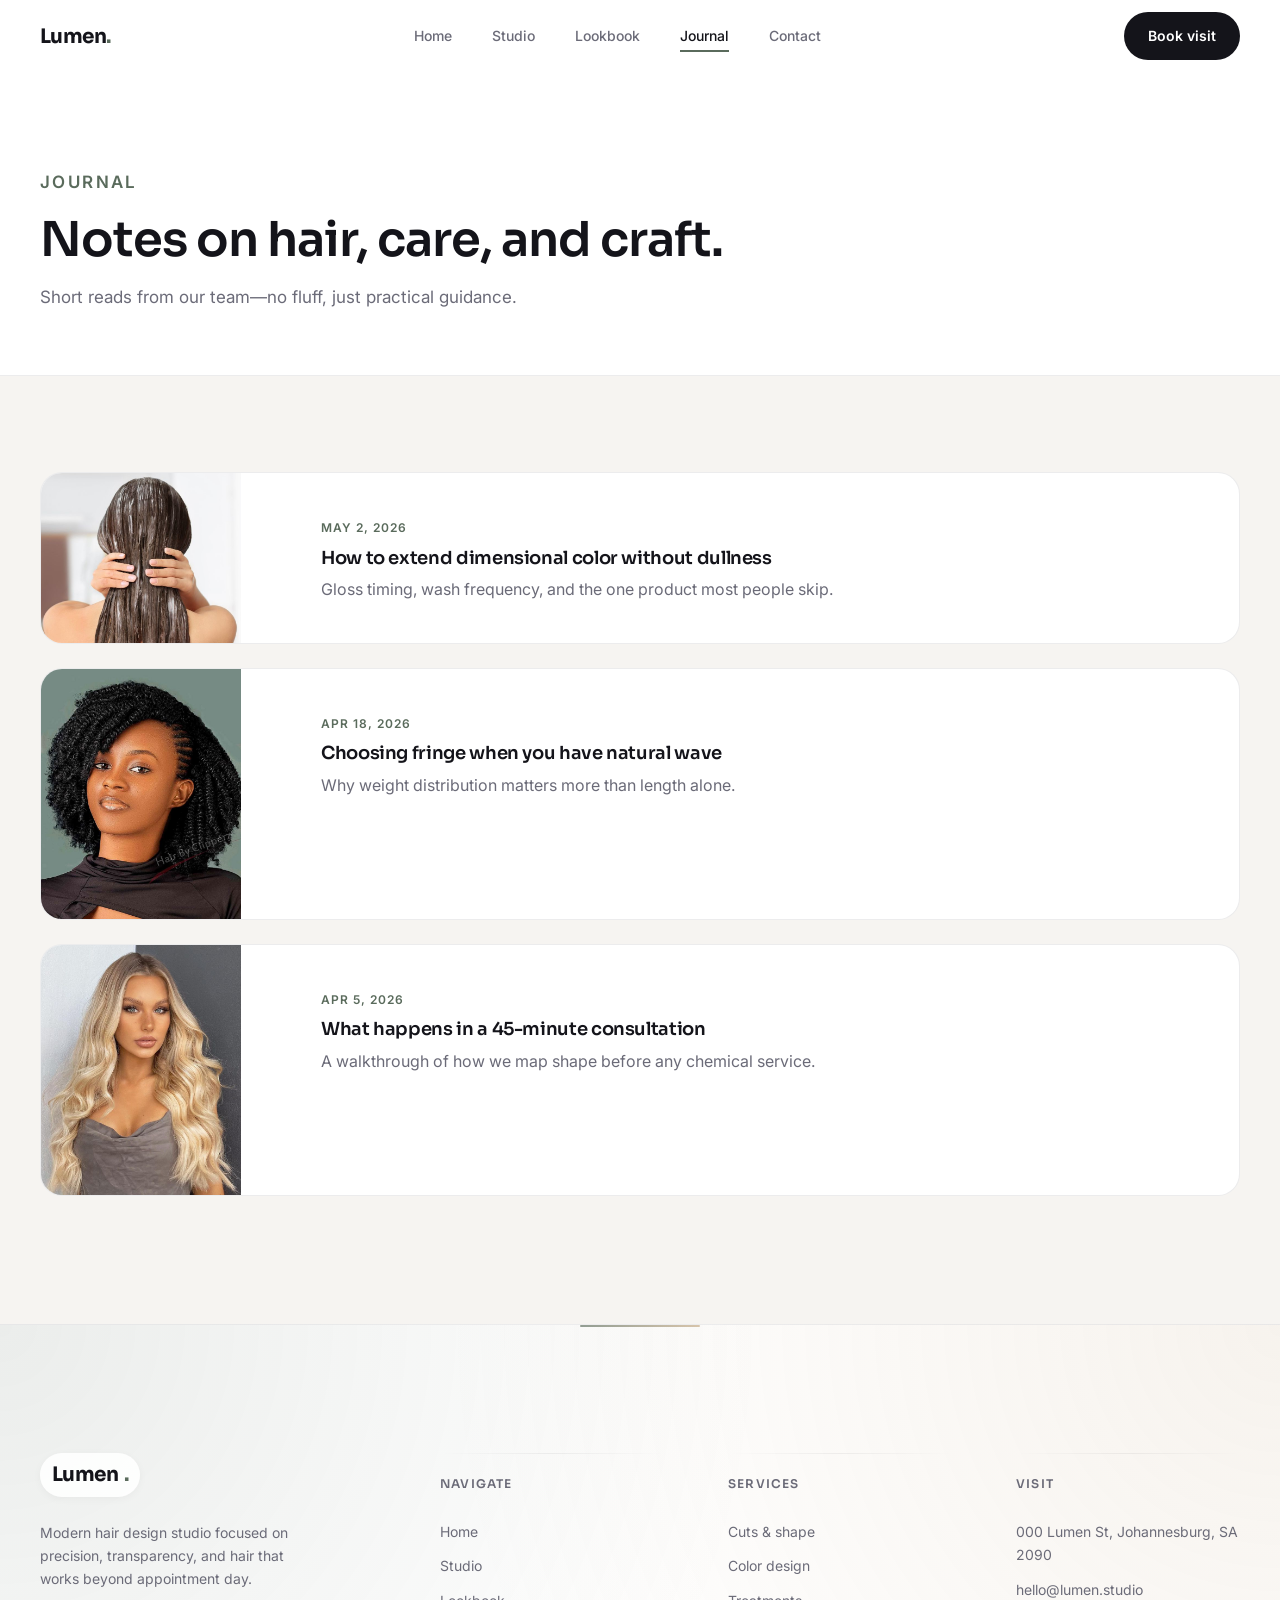
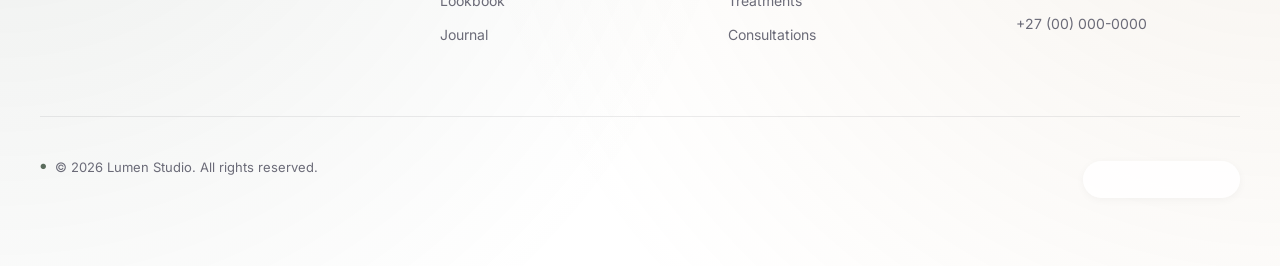
<file: news.html>
<!DOCTYPE html>
<html lang="en">
<head>
  <meta charset="UTF-8">
  <meta name="viewport" content="width=device-width, initial-scale=1.0">
  <title>Journal — Lumen Studio</title>
  <link rel="stylesheet" href="css/main.css">
</head>
<body>
  <a href="#main" class="skip-link">Skip to main content</a>
  <header class="site-header is-scrolled" role="banner">
    <div class="container header-inner">
      <a href="index.html" class="logo">Lumen<span>.</span></a>
      <nav class="nav-desktop" aria-label="Primary">
        <a href="index.html">Home</a>
        <a href="about.html">Studio</a>
        <a href="hairstyle.html">Lookbook</a>
        <a href="news.html" class="is-active">Journal</a>
        <a href="contact.html">Contact</a>
      </nav>
      <div class="header-actions">
        <a href="contact.html" class="btn btn-primary">Book visit</a>
        <button type="button" class="nav-toggle" aria-expanded="false" aria-controls="nav-mobile" aria-label="Open menu"><span></span><span></span><span></span></button>
      </div>
    </div>
    <nav id="nav-mobile" class="nav-mobile" aria-hidden="true"><a href="index.html">Home</a><a href="about.html">Studio</a><a href="hairstyle.html">Lookbook</a><a href="news.html">Journal</a><a href="contact.html">Contact</a></nav>
  </header>

  <main id="main">
    <header class="page-hero">
      <div class="container reveal is-visible">
        <p class="section-label">Journal</p>
        <h1>Notes on hair, care, and craft.</h1>
        <p>Short reads from our team—no fluff, just practical guidance.</p>
      </div>
    </header>
    <section class="page-content">
      <div class="container journal-list">
        <article class="journal-card reveal">
          <img src="images/featured.jpg" alt="" loading="lazy">
          <div class="journal-card-body">
            <time datetime="2026-05-02">May 2, 2026</time>
            <h2>How to extend dimensional color without dullness</h2>
            <p>Gloss timing, wash frequency, and the one product most people skip.</p>
          </div>
        </article>
        <article class="journal-card reveal">
          <img src="images/hairstyle4.jpg" alt="" loading="lazy">
          <div class="journal-card-body">
            <time datetime="2026-04-18">Apr 18, 2026</time>
            <h2>Choosing fringe when you have natural wave</h2>
            <p>Why weight distribution matters more than length alone.</p>
          </div>
        </article>
        <article class="journal-card reveal">
          <img src="images/hairstyle10.jpg" alt="" loading="lazy">
          <div class="journal-card-body">
            <time datetime="2026-04-05">Apr 5, 2026</time>
            <h2>What happens in a 45-minute consultation</h2>
            <p>A walkthrough of how we map shape before any chemical service.</p>
          </div>
        </article>
      </div>
    </section>
  </main>

  <footer class="site-footer" role="contentinfo">
    <div class="container">
      <div class="footer-grid">
        <div class="footer-brand">
          <a href="index.html" class="logo">Lumen<span>.</span></a>
          <p>Modern hair design studio focused on precision, transparency, and hair that works beyond appointment day.</p>
        </div>
        <div class="footer-col">
          <h4>Navigate</h4>
          <a href="index.html">Home</a>
          <a href="about.html">Studio</a>
          <a href="hairstyle.html">Lookbook</a>
          <a href="news.html">Journal</a>
        </div>
        <div class="footer-col">
          <h4>Services</h4>
          <a href="contact.html">Cuts &amp; shape</a>
          <a href="contact.html">Color design</a>
          <a href="contact.html">Treatments</a>
          <a href="contact.html">Consultations</a>
        </div>
        <div class="footer-col">
          <h4>Visit</h4>
          <a href="contact.html">000 Lumen St, Johannesburg, SA 2090</a>
          <a href="mailto:hello@lumen.studio">hello@lumen.studio</a>
          <a href="tel:+27000000000">+27 (00) 000-0000</a>
        </div>
      </div>

      <div class="footer-bottom">
        <p>&copy; 2026 Lumen Studio. All rights reserved.</p>
        <div class="social-links" aria-label="Social media">
          <a href="#" aria-label="Instagram"><i class="bi bi-instagram" aria-hidden="true"></i></a>
          <a href="#" aria-label="Pinterest"><i class="bi bi-pinterest" aria-hidden="true"></i></a>
          <a href="#" aria-label="TikTok"><i class="bi bi-tiktok" aria-hidden="true"></i></a>
        </div>
      </div>
    </div>
  </footer>
  <script src="js/main.js" defer></script>
</body>
</html>
</file>
<file: css/main.css>
/* Lumen Studio — Premium redesign design system */

@import url('https://fonts.googleapis.com/css2?family=Inter:wght@400;500;600&family=Sora:wght@400;500;600;700&display=swap');

:root {
  --color-ink: #14141a;
  --color-ink-soft: #2a2a34;
  --color-muted: #6b6b78;
  --color-line: rgba(20, 20, 26, 0.08);
  --color-surface: #ffffff;
  --color-canvas: #f6f4f1;
  --color-canvas-deep: #ebe7e1;
  --color-accent: #5a6b5c;
  --color-accent-hover: #4a5a4c;
  --color-accent-light: #e8efe9;
  --color-warm: #c4a882;
  --color-warm-soft: #f5efe6;

  --font-display: 'Sora', system-ui, sans-serif;
  --font-body: 'Inter', system-ui, sans-serif;

  --space-xs: 0.5rem;
  --space-sm: 1rem;
  --space-md: 1.5rem;
  --space-lg: 2.5rem;
  --space-xl: 4rem;
  --space-2xl: 6rem;
  --space-3xl: 8rem;

  --radius-sm: 8px;
  --radius-md: 14px;
  --radius-lg: 22px;
  --radius-xl: 32px;

  --shadow-sm: 0 2px 8px rgba(20, 20, 26, 0.04);
  --shadow-md: 0 12px 40px rgba(20, 20, 26, 0.08);
  --shadow-lg: 0 24px 64px rgba(20, 20, 26, 0.12);
  --glass: rgba(255, 255, 255, 0.72);
  --glass-border: rgba(255, 255, 255, 0.5);

  --header-h: 72px;
  --transition: 0.35s cubic-bezier(0.4, 0, 0.2, 1);
  --max-width: 1200px;
}

*,
*::before,
*::after {
  box-sizing: border-box;
}

html {
  scroll-behavior: smooth;
}

@media (prefers-reduced-motion: reduce) {
  html {
    scroll-behavior: auto;
  }

  *,
  *::before,
  *::after {
    animation-duration: 0.01ms !important;
    animation-iteration-count: 1 !important;
    transition-duration: 0.01ms !important;
  }
}

body {
  margin: 0;
  font-family: var(--font-body);
  font-size: 1rem;
  line-height: 1.65;
  color: var(--color-ink);
  background: var(--color-canvas);
  -webkit-font-smoothing: antialiased;
}

img {
  max-width: 100%;
  height: auto;
  display: block;
  /* Ensures consistent crop focus across all image cards */
  object-position: top center;
}

a {
  color: inherit;
  text-decoration: none;
}

ul {
  list-style: none;
  margin: 0;
  padding: 0;
}

h1, h2, h3, h4 {
  font-family: var(--font-display);
  font-weight: 600;
  line-height: 1.15;
  margin: 0;
  letter-spacing: -0.02em;
}

p {
  margin: 0 0 var(--space-md);
  color: var(--color-muted);
}

p:last-child {
  margin-bottom: 0;
}

.container {
  width: min(100% - 2.5rem, var(--max-width));
  margin-inline: auto;
}

/* Skip link */
.skip-link {
  position: absolute;
  top: -100%;
  left: var(--space-sm);
  z-index: 9999;
  padding: 0.75rem 1.25rem;
  background: var(--color-ink);
  color: var(--color-surface);
  border-radius: var(--radius-sm);
  font-weight: 500;
}

.skip-link:focus {
  top: var(--space-sm);
}

/* Header */
.site-header {
  position: fixed;
  top: 0;
  left: 0;
  right: 0;
  z-index: 1000;
  height: var(--header-h);
  transition: background var(--transition), box-shadow var(--transition), backdrop-filter var(--transition);
}

.site-header.is-scrolled {
  background: var(--glass);
  backdrop-filter: blur(16px);
  -webkit-backdrop-filter: blur(16px);
  border-bottom: 1px solid var(--color-line);
  box-shadow: var(--shadow-sm);
}

.header-inner {
  display: flex;
  align-items: center;
  justify-content: space-between;
  height: var(--header-h);
  gap: var(--space-md);
}

.logo {
  font-family: var(--font-display);
  font-size: 1.25rem;
  font-weight: 700;
  letter-spacing: -0.03em;
  color: var(--color-ink);
}

.logo span {
  color: var(--color-accent);
}

.nav-desktop {
  display: flex;
  align-items: center;
  gap: var(--space-lg);
}

.nav-desktop a {
  font-size: 0.875rem;
  font-weight: 500;
  color: var(--color-muted);
  transition: color var(--transition);
  position: relative;
}

.nav-desktop a::after {
  content: '';
  position: absolute;
  bottom: -4px;
  left: 0;
  width: 0;
  height: 2px;
  background: var(--color-accent);
  transition: width var(--transition);
}

.nav-desktop a:hover,
.nav-desktop a.is-active {
  color: var(--color-ink);
}

.nav-desktop a:hover::after,
.nav-desktop a.is-active::after {
  width: 100%;
}

.header-actions {
  display: flex;
  align-items: center;
  gap: var(--space-sm);
}

.btn {
  display: inline-flex;
  align-items: center;
  justify-content: center;
  gap: 0.5rem;
  font-family: var(--font-body);
  font-size: 0.875rem;
  font-weight: 600;
  padding: 0.75rem 1.5rem;
  border-radius: 100px;
  border: none;
  cursor: pointer;
  transition: transform var(--transition), background var(--transition), color var(--transition), box-shadow var(--transition);
}

.btn:focus-visible {
  outline: 2px solid var(--color-accent);
  outline-offset: 3px;
}

.btn-primary {
  background: var(--color-ink);
  color: var(--color-surface);
}

.btn-primary:hover {
  background: var(--color-ink-soft);
  transform: translateY(-1px);
  box-shadow: var(--shadow-md);
}

.btn-secondary {
  background: transparent;
  color: var(--color-ink);
  border: 1.5px solid var(--color-line);
}

.btn-secondary:hover {
  border-color: var(--color-ink);
  background: var(--color-surface);
}

.btn-ghost {
  background: transparent;
  color: var(--color-ink);
  padding: 0.5rem;
}

.nav-toggle {
  display: none;
  flex-direction: column;
  gap: 5px;
  padding: 0.5rem;
  background: none;
  border: none;
  cursor: pointer;
}

.nav-toggle span {
  display: block;
  width: 22px;
  height: 2px;
  background: var(--color-ink);
  transition: transform var(--transition), opacity var(--transition);
}

.nav-toggle[aria-expanded="true"] span:nth-child(1) {
  transform: translateY(7px) rotate(45deg);
}

.nav-toggle[aria-expanded="true"] span:nth-child(2) {
  opacity: 0;
}

.nav-toggle[aria-expanded="true"] span:nth-child(3) {
  transform: translateY(-7px) rotate(-45deg);
}

.nav-mobile {
  display: none;
  position: fixed;
  top: var(--header-h);
  left: 0;
  right: 0;
  background: var(--glass);
  backdrop-filter: blur(20px);
  -webkit-backdrop-filter: blur(20px);
  border-bottom: 1px solid var(--color-line);
  padding: var(--space-md);
  flex-direction: column;
  gap: var(--space-xs);
  box-shadow: var(--shadow-md);
}

.nav-mobile.is-open {
  display: flex;
}

.nav-mobile a {
  padding: 0.875rem 1rem;
  font-weight: 500;
  border-radius: var(--radius-sm);
  transition: background var(--transition);
}

.nav-mobile a:hover {
  background: var(--color-accent-light);
}

/* Hero — split asymmetric, not full-bleed overlay */
.hero {
  padding: calc(var(--header-h) + var(--space-3xl)) 0 var(--space-3xl);
  position: relative;
  overflow: hidden;
}

.hero::before {
  content: '';
  position: absolute;
  top: -20%;
  right: -10%;
  width: 55%;
  height: 80%;
  background: radial-gradient(ellipse at center, var(--color-accent-light) 0%, transparent 70%);
  pointer-events: none;
  z-index: 0;
}

.hero-grid {
  display: grid;
  grid-template-columns: 1fr 1.05fr;
  gap: var(--space-xl);
  align-items: center;
  position: relative;
  z-index: 1;
}

.hero-eyebrow {
  display: inline-flex;
  align-items: center;
  gap: 0.5rem;
  font-size: 0.75rem;
  font-weight: 600;
  text-transform: uppercase;
  letter-spacing: 0.12em;
  color: var(--color-accent);
  margin-bottom: var(--space-md);
}

.hero-eyebrow::before {
  content: '';
  width: 24px;
  height: 1px;
  background: var(--color-accent);
}

.hero h1 {
  font-size: clamp(2.5rem, 5vw, 3.75rem);
  font-weight: 700;
  margin-bottom: var(--space-md);
  max-width: 12ch;
}

.hero-lead {
  font-size: 1.125rem;
  max-width: 42ch;
  margin-bottom: var(--space-lg);
  color: var(--color-muted);
}

.hero-cta {
  display: flex;
  flex-wrap: wrap;
  gap: var(--space-sm);
  margin-bottom: var(--space-xl);
}

.hero-meta {
  display: flex;
  flex-wrap: wrap;
  gap: var(--space-lg);
  padding-top: var(--space-lg);
  border-top: 1px solid var(--color-line);
}

.hero-meta dt {
  font-size: 0.6875rem;
  font-weight: 600;
  text-transform: uppercase;
  letter-spacing: 0.1em;
  color: var(--color-muted);
  margin-bottom: 0.25rem;
}

.hero-meta dd {
  margin: 0;
  font-family: var(--font-display);
  font-weight: 600;
  font-size: 0.9375rem;
  color: var(--color-ink);
}

.hero-visual {
  position: relative;
  min-height: 480px;
}

.hero-image-main {
  border-radius: var(--radius-xl);
  overflow: hidden;
  box-shadow: var(--shadow-lg);
  aspect-ratio: 4 / 5;
  object-fit: cover;
  width: 85%;
  margin: 0 auto;
}

.hero-card-float {
  position: absolute;
  bottom: 12%;
  left: 0;
  background: var(--glass);
  backdrop-filter: blur(20px);
  -webkit-backdrop-filter: blur(20px);
  border: 1px solid var(--glass-border);
  border-radius: var(--radius-lg);
  padding: var(--space-md) var(--space-lg);
  box-shadow: var(--shadow-md);
  max-width: 240px;
}

.hero-card-float strong {
  display: block;
  font-family: var(--font-display);
  font-size: 2rem;
  font-weight: 700;
  color: var(--color-accent);
  line-height: 1;
  margin-bottom: 0.25rem;
}

.hero-card-float span {
  font-size: 0.8125rem;
  color: var(--color-muted);
}

.hero-badge {
  position: absolute;
  top: 8%;
  right: 5%;
  background: var(--color-ink);
  color: var(--color-surface);
  padding: 0.625rem 1rem;
  border-radius: 100px;
  font-size: 0.75rem;
  font-weight: 600;
}

/* Trust strip */
.trust-strip {
  padding: var(--space-lg) 0;
  border-block: 1px solid var(--color-line);
  background: var(--color-surface);
}

.trust-grid {
  display: grid;
  grid-template-columns: repeat(4, 1fr);
  gap: var(--space-lg);
  text-align: center;
}

.trust-item strong {
  display: block;
  font-family: var(--font-display);
  font-size: 1.75rem;
  font-weight: 700;
  color: var(--color-ink);
  margin-bottom: 0.25rem;
}

.trust-item span {
  font-size: 0.8125rem;
  color: var(--color-muted);
}

/* Section utilities */
.section {
  padding: var(--space-3xl) 0;
}

.section-label {
  font-size: 0.75rem;
  font-weight: 600;
  text-transform: uppercase;
  letter-spacing: 0.14em;
  color: var(--color-accent);
  margin-bottom: var(--space-sm);
}

.section-title {
  font-size: clamp(1.75rem, 3vw, 2.5rem);
  margin-bottom: var(--space-md);
  max-width: 20ch;
}

.section-intro {
  font-size: 1.0625rem;
  max-width: 52ch;
  margin-bottom: var(--space-xl);
}

/* Philosophy — asymmetric */
.philosophy {
  background: var(--color-surface);
}

.philosophy-layout {
  display: grid;
  grid-template-columns: 1.1fr 0.9fr;
  gap: var(--space-2xl);
  align-items: center;
}

.philosophy-images {
  position: relative;
  min-height: 420px;
}

.philosophy-img-a {
  width: 72%;
  border-radius: var(--radius-lg);
  box-shadow: var(--shadow-md);
  aspect-ratio: 3 / 4;
  object-fit: cover;
}

.philosophy-img-b {
  position: absolute;
  bottom: 0;
  right: 0;
  width: 55%;
  border-radius: var(--radius-lg);
  box-shadow: var(--shadow-lg);
  aspect-ratio: 1;
  object-fit: cover;
  border: 4px solid var(--color-surface);
}

.philosophy-content .section-title {
  max-width: none;
}

.feature-list {
  display: flex;
  flex-direction: column;
  gap: var(--space-md);
  margin-top: var(--space-lg);
}

.feature-list li {
  display: flex;
  gap: var(--space-sm);
  align-items: flex-start;
  padding: var(--space-md);
  background: var(--color-canvas);
  border-radius: var(--radius-md);
  transition: transform var(--transition), box-shadow var(--transition);
}

.feature-list li:hover {
  transform: translateX(4px);
  box-shadow: var(--shadow-sm);
}

.feature-icon {
  flex-shrink: 0;
  width: 40px;
  height: 40px;
  border-radius: var(--radius-sm);
  background: var(--color-accent-light);
  display: flex;
  align-items: center;
  justify-content: center;
  font-size: 1.125rem;
}

.feature-list strong {
  display: block;
  font-family: var(--font-display);
  font-size: 0.9375rem;
  color: var(--color-ink);
  margin-bottom: 0.25rem;
}

.feature-list span {
  font-size: 0.875rem;
  color: var(--color-muted);
}

/* Services cards */
.services-header {
  display: flex;
  flex-wrap: wrap;
  justify-content: space-between;
  align-items: flex-end;
  gap: var(--space-md);
  margin-bottom: var(--space-xl);
}

.services-grid {
  display: grid;
  grid-template-columns: repeat(3, 1fr);
  gap: var(--space-md);
}

.service-card {
  background: var(--color-surface);
  border-radius: var(--radius-lg);
  overflow: hidden;
  border: 1px solid var(--color-line);
  transition: transform var(--transition), box-shadow var(--transition);
}

.service-card:hover {
  transform: translateY(-6px);
  box-shadow: var(--shadow-md);
}

.service-card:nth-child(2) {
  margin-top: var(--space-lg);
}

.service-card-image {
  aspect-ratio: 4 / 3;
  overflow: hidden;
}

.service-card-image img {
  width: 100%;
  height: 100%;
  object-fit: cover;
  transition: transform 0.6s ease;
}

.service-card:hover .service-card-image img {
  transform: scale(1.05);
}

.service-card-body {
  padding: var(--space-lg);
}

.service-card h3 {
  font-size: 1.125rem;
  margin-bottom: var(--space-xs);
}

.service-card p {
  font-size: 0.875rem;
  margin-bottom: var(--space-md);
}

.service-card-footer {
  display: flex;
  justify-content: space-between;
  align-items: center;
  font-size: 0.8125rem;
  font-weight: 600;
  color: var(--color-accent);
}

.service-card-footer svg {
  transition: transform var(--transition);
}

.service-card:hover .service-card-footer svg {
  transform: translateX(4px);
}

/* Process */
.process {
  background: linear-gradient(180deg, var(--color-canvas-deep) 0%, var(--color-canvas) 100%);
}

.process-steps {
  display: grid;
  grid-template-columns: repeat(4, 1fr);
  gap: var(--space-md);
  margin-top: var(--space-xl);
}

.process-step {
  background: var(--color-surface);
  border-radius: var(--radius-lg);
  padding: var(--space-lg);
  border: 1px solid var(--color-line);
  position: relative;
  transition: box-shadow var(--transition);
}

.process-step:hover {
  box-shadow: var(--shadow-md);
}

.process-num {
  font-family: var(--font-display);
  font-size: 2.5rem;
  font-weight: 700;
  color: var(--color-accent-light);
  line-height: 1;
  margin-bottom: var(--space-sm);
}

.process-step h3 {
  font-size: 1rem;
  margin-bottom: var(--space-xs);
}

.process-step p {
  font-size: 0.875rem;
  margin: 0;
}

/* Gallery bento */
.gallery-bento {
  display: grid;
  grid-template-columns: 1.2fr 0.8fr 1fr;
  grid-template-rows: 220px 220px;
  gap: var(--space-sm);
}

.gallery-bento figure {
  margin: 0;
  border-radius: var(--radius-md);
  overflow: hidden;
  position: relative;
}

.gallery-bento img {
  width: 100%;
  height: 100%;
  object-fit: cover;
  transition: transform 0.6s ease;
}

.gallery-bento figure:hover img {
  transform: scale(1.04);
}

.gallery-bento figure:first-child {
  grid-row: span 2;
}

.gallery-bento figcaption {
  position: absolute;
  inset: auto 0 0 0;
  padding: var(--space-md);
  background: linear-gradient(transparent, rgba(20, 20, 26, 0.75));
  color: var(--color-surface);
  font-size: 0.8125rem;
  font-weight: 500;
  opacity: 0;
  transition: opacity var(--transition);
}

.gallery-bento figure:hover figcaption {
  opacity: 1;
}

/* Testimonials */
.testimonials {
  background: var(--color-ink);
  color: var(--color-surface);
}

.testimonials .section-label {
  color: var(--color-warm);
}

.testimonials .section-title {
  color: var(--color-surface);
}

.testimonials .section-intro {
  color: rgba(255, 255, 255, 0.65);
}

.testimonial-grid {
  display: grid;
  grid-template-columns: repeat(3, 1fr);
  gap: var(--space-md);
  margin-top: var(--space-xl);
}

.testimonial-card {
  background: rgba(255, 255, 255, 0.06);
  backdrop-filter: blur(12px);
  -webkit-backdrop-filter: blur(12px);
  border: 1px solid rgba(255, 255, 255, 0.1);
  border-radius: var(--radius-lg);
  padding: var(--space-lg);
  transition: background var(--transition), transform var(--transition);
}

.testimonial-card:hover {
  background: rgba(255, 255, 255, 0.1);
  transform: translateY(-4px);
}

.testimonial-card blockquote {
  margin: 0 0 var(--space-md);
  font-size: 0.9375rem;
  line-height: 1.7;
  color: rgba(255, 255, 255, 0.85);
}

.testimonial-author {
  display: flex;
  align-items: center;
  gap: var(--space-sm);
}

.testimonial-author img {
  width: 44px;
  height: 44px;
  border-radius: 50%;
  object-fit: cover;
}

.testimonial-author strong {
  display: block;
  font-size: 0.875rem;
}

.testimonial-author span {
  font-size: 0.75rem;
  color: rgba(255, 255, 255, 0.5);
}

/* CTA band */
.cta-band {
  padding: var(--space-2xl) 0;
}

.cta-inner {
  display: flex;
  flex-wrap: wrap;
  align-items: center;
  justify-content: space-between;
  gap: var(--space-lg);
  padding: var(--space-2xl);
  background: #000000;
  border-radius: var(--radius-xl);
  color: var(--color-surface);
  position: relative;
  overflow: hidden;
}

.cta-inner::after {
  content: '';
  position: absolute;
  top: -50%;
  right: -20%;
  width: 50%;
  height: 200%;
  background: radial-gradient(circle, rgba(255,255,255,0.12) 0%, transparent 60%);
  pointer-events: none;
}

.cta-inner h2 {
  font-size: clamp(1.5rem, 3vw, 2rem);
  color: var(--color-surface);
  max-width: 18ch;
  position: relative;
  z-index: 1;
}

.cta-inner p {
  color: rgba(255, 255, 255, 0.8);
  margin: var(--space-xs) 0 0;
  position: relative;
  z-index: 1;
}

.cta-actions {
  display: flex;
  flex-wrap: wrap;
  gap: var(--space-sm);
  position: relative;
  z-index: 1;
}

.cta-inner .btn-primary {
  background: var(--color-surface);
  color: var(--color-ink);
}

.cta-inner .btn-primary:hover {
  background: var(--color-canvas);
}

.cta-inner .btn-secondary {
  border-color: rgba(255, 255, 255, 0.4);
  color: var(--color-surface);
}

.cta-inner .btn-secondary:hover {
  background: rgba(255, 255, 255, 0.1);
  border-color: var(--color-surface);
}

/* Footer */
.site-footer {
  position: relative;
  background:
    radial-gradient(circle at top left, rgba(90, 107, 92, 0.12), transparent 55%),
    radial-gradient(circle at top right, rgba(196, 168, 130, 0.14), transparent 60%),
    var(--color-surface);
  border-top: 1px solid var(--color-line);
  padding: var(--space-3xl) 0 var(--space-xl);
  overflow: hidden;
}

.site-footer::before {
  content: '';
  position: absolute;
  top: 0;
  left: 50%;
  transform: translateX(-50%);
  width: 120px;
  height: 2px;
  border-radius: 999px;
  background: linear-gradient(90deg, var(--color-accent) 0%, var(--color-warm) 100%);
  opacity: 0.65;
}

.footer-grid {
  display: grid;
  grid-template-columns: minmax(0, 1.5fr) repeat(3, minmax(0, 1fr));
  gap: var(--space-xl);
  margin-bottom: var(--space-xl);
}

.footer-brand {
  padding-right: var(--space-lg);
}

.footer-brand .logo {
  margin-bottom: var(--space-md);
  display: inline-flex;
  align-items: center;
  gap: 0.35rem;
  padding: 0.35rem 0.75rem;
  border-radius: 999px;
  background: rgba(255, 255, 255, 0.9);
  box-shadow: var(--shadow-sm);
}

.footer-brand p {
  font-size: 0.875rem;
  max-width: 30ch;
}

.footer-col {
  position: relative;
}

.footer-col::before {
  content: '';
  position: absolute;
  inset: 0 0 auto;
  height: 1px;
  background: linear-gradient(90deg, transparent, rgba(20, 20, 26, 0.06), transparent);
}

.footer-col h4 {
  font-size: 0.75rem;
  font-weight: 600;
  text-transform: uppercase;
  letter-spacing: 0.1em;
  color: var(--color-muted);
  margin: var(--space-md) 0;
}

.footer-col a {
  display: block;
  font-size: 0.875rem;
  color: var(--color-muted);
  padding: 0.35rem 0;
  transition: color var(--transition), transform var(--transition);
}

.footer-col a:hover {
  color: var(--color-ink);
  transform: translateX(2px);
}

.footer-bottom {
  display: flex;
  flex-wrap: wrap;
  justify-content: space-between;
  align-items: center;
  gap: var(--space-md);
  padding-top: var(--space-lg);
  border-top: 1px solid rgba(20, 20, 26, 0.08);
  font-size: 0.8125rem;
  color: var(--color-muted);
}

.footer-bottom p {
  display: flex;
  align-items: center;
  gap: 0.5rem;
}

.footer-bottom p::before {
  content: '●';
  font-size: 0.45rem;
  color: var(--color-accent);
}

.social-links {
  display: inline-flex;
  gap: var(--space-sm);
  padding: 0.15rem;
  border-radius: 999px;
  background: rgba(255, 255, 255, 0.9);
  box-shadow: var(--shadow-sm);
}

.social-links a {
  width: 40px;
  height: 32px;
  border-radius: 999px;
  border: 1px solid transparent;
  display: flex;
  align-items: center;
  justify-content: center;
  font-size: 0.75rem;
  font-weight: 600;
  color: var(--color-muted);
  transition: background var(--transition), color var(--transition), border-color var(--transition), transform var(--transition);
}

.social-links a:hover {
  background: var(--color-ink);
  color: var(--color-surface);
  border-color: var(--color-ink);
  transform: translateY(-1px);
}

/* Scroll to top */
.scroll-top {
  position: fixed;
  right: 1.25rem;
  bottom: 1.25rem;
  width: 46px;
  height: 46px;
  border: 1px solid rgba(20, 20, 26, 0.14);
  border-radius: 999px;
  background: rgba(255, 255, 255, 0.86);
  color: var(--color-ink);
  font-size: 1.1rem;
  line-height: 1;
  display: grid;
  place-items: center;
  box-shadow: var(--shadow-md);
  backdrop-filter: blur(12px);
  -webkit-backdrop-filter: blur(12px);
  cursor: pointer;
  opacity: 0;
  transform: translateY(10px);
  pointer-events: none;
  z-index: 1001;
  transition: opacity var(--transition), transform var(--transition), background var(--transition), color var(--transition), border-color var(--transition);
}

.scroll-top.is-visible {
  opacity: 1;
  transform: translateY(0);
  pointer-events: auto;
}

.scroll-top:hover {
  background: var(--color-ink);
  color: var(--color-surface);
  border-color: var(--color-ink);
}

.scroll-top:focus-visible {
  outline: 2px solid var(--color-accent);
  outline-offset: 3px;
}

/* Scroll reveal */
.reveal {
  opacity: 0;
  transform: translateY(28px);
  transition: opacity 0.7s ease, transform 0.7s ease;
}

.reveal.is-visible {
  opacity: 1;
  transform: translateY(0);
}

.reveal-delay-1 { transition-delay: 0.1s; }
.reveal-delay-2 { transition-delay: 0.2s; }
.reveal-delay-3 { transition-delay: 0.3s; }

/* Responsive */
@media (max-width: 1024px) {
  .hero-grid,
  .philosophy-layout {
    grid-template-columns: 1fr;
    gap: var(--space-xl);
  }

  .hero-visual {
    min-height: 400px;
    order: -1;
  }

  .hero h1 {
    max-width: none;
  }

  .services-grid {
    grid-template-columns: 1fr 1fr;
  }

  .service-card:nth-child(2) {
    margin-top: 0;
  }

  .process-steps {
    grid-template-columns: repeat(2, 1fr);
  }

  .gallery-bento {
    grid-template-columns: 1fr 1fr;
    grid-template-rows: auto;
  }

  .gallery-bento figure:first-child {
    grid-row: span 1;
    grid-column: span 2;
  }

  .testimonial-grid {
    grid-template-columns: 1fr;
  }

  .footer-grid {
    grid-template-columns: 1fr 1fr;
  }
}

@media (max-width: 768px) {
  :root {
    --space-3xl: 5rem;
    --space-2xl: 4rem;
  }

  .nav-desktop,
  .header-actions .btn-secondary {
    display: none;
  }

  .nav-toggle {
    display: flex;
  }

  .trust-grid {
    grid-template-columns: repeat(2, 1fr);
    gap: var(--space-md);
  }

  .services-grid,
  .process-steps {
    grid-template-columns: 1fr;
  }

  .gallery-bento {
    grid-template-columns: 1fr;
  }

  .gallery-bento figure:first-child {
    grid-column: span 1;
  }

  .cta-inner {
    flex-direction: column;
    align-items: flex-start;
    padding: var(--space-xl);
  }

  .footer-grid {
    grid-template-columns: 1fr;
  }

  .hero-image-main {
    width: 100%;
  }

  .hero-card-float {
    left: var(--space-sm);
    bottom: 8%;
  }

  .scroll-top {
    right: 0.875rem;
    bottom: 0.875rem;
    width: 42px;
    height: 42px;
  }
}

/* Inner pages */
.page-hero {
  padding: calc(var(--header-h) + var(--space-2xl)) 0 var(--space-xl);
  background: var(--color-surface);
  border-bottom: 1px solid var(--color-line);
}

.page-hero h1 {
  font-size: clamp(2rem, 4vw, 3rem);
  margin-bottom: var(--space-sm);
}

.page-hero p {
  max-width: 48ch;
  font-size: 1.0625rem;
}

.page-content {
  padding: var(--space-2xl) 0 var(--space-3xl);
}

.contact-grid {
  display: grid;
  grid-template-columns: 1fr 1fr;
  gap: var(--space-xl);
  align-items: start;
}

.contact-info {
  display: flex;
  flex-direction: column;
  gap: var(--space-md);
}

.contact-info li {
  padding: var(--space-md);
  background: var(--color-surface);
  border-radius: var(--radius-md);
  border: 1px solid var(--color-line);
}

.contact-info dt {
  font-size: 0.6875rem;
  font-weight: 600;
  text-transform: uppercase;
  letter-spacing: 0.1em;
  color: var(--color-muted);
  margin-bottom: 0.35rem;
}

.contact-info dd {
  margin: 0;
  font-weight: 500;
  color: var(--color-ink);
}

.contact-form {
  background: var(--color-surface);
  border-radius: var(--radius-lg);
  padding: var(--space-xl);
  border: 1px solid var(--color-line);
  box-shadow: var(--shadow-sm);
}

.form-group {
  margin-bottom: var(--space-md);
}

.form-group label {
  display: block;
  font-size: 0.8125rem;
  font-weight: 600;
  margin-bottom: 0.5rem;
  color: var(--color-ink);
}

.form-group input,
.form-group textarea,
.form-group select {
  width: 100%;
  padding: 0.875rem 1rem;
  font-family: var(--font-body);
  font-size: 1rem;
  border: 1px solid var(--color-line);
  border-radius: var(--radius-sm);
  background: var(--color-canvas);
  transition: border-color var(--transition), box-shadow var(--transition);
}

.form-group input:focus,
.form-group textarea:focus,
.form-group select:focus {
  outline: none;
  border-color: var(--color-accent);
  box-shadow: 0 0 0 3px var(--color-accent-light);
}

.form-group textarea {
  min-height: 140px;
  resize: vertical;
}

.lookbook-grid {
  display: grid;
  grid-template-columns: repeat(auto-fill, minmax(220px, 1fr));
  gap: var(--space-sm);
}

.lookbook-grid a {
  display: block;
  border-radius: var(--radius-md);
  overflow: hidden;
  aspect-ratio: 1;
  transition: transform var(--transition), box-shadow var(--transition);
}

.lookbook-grid a:hover {
  transform: scale(1.02);
  box-shadow: var(--shadow-md);
}

.lookbook-grid img {
  width: 100%;
  height: 100%;
  object-fit: cover;
}

.prose-block {
  max-width: 65ch;
}

.prose-block h2 {
  font-size: 1.25rem;
  margin: var(--space-lg) 0 var(--space-sm);
}

.journal-list {
  display: flex;
  flex-direction: column;
  gap: var(--space-md);
}

.journal-card {
  display: grid;
  grid-template-columns: 200px 1fr;
  gap: var(--space-lg);
  background: var(--color-surface);
  border-radius: var(--radius-lg);
  overflow: hidden;
  border: 1px solid var(--color-line);
  transition: box-shadow var(--transition);
}

.journal-card:hover {
  box-shadow: var(--shadow-md);
}

.journal-card img {
  width: 100%;
  height: 100%;
  min-height: 160px;
  object-fit: cover;
}

.journal-card-body {
  padding: var(--space-lg);
}

.journal-card time {
  font-size: 0.75rem;
  font-weight: 600;
  text-transform: uppercase;
  letter-spacing: 0.08em;
  color: var(--color-accent);
}

.journal-card h2 {
  font-size: 1.125rem;
  margin: var(--space-xs) 0;
}

@media (max-width: 768px) {
  .contact-grid {
    grid-template-columns: 1fr;
  }

  .journal-card {
    grid-template-columns: 1fr;
  }
}
</file>
